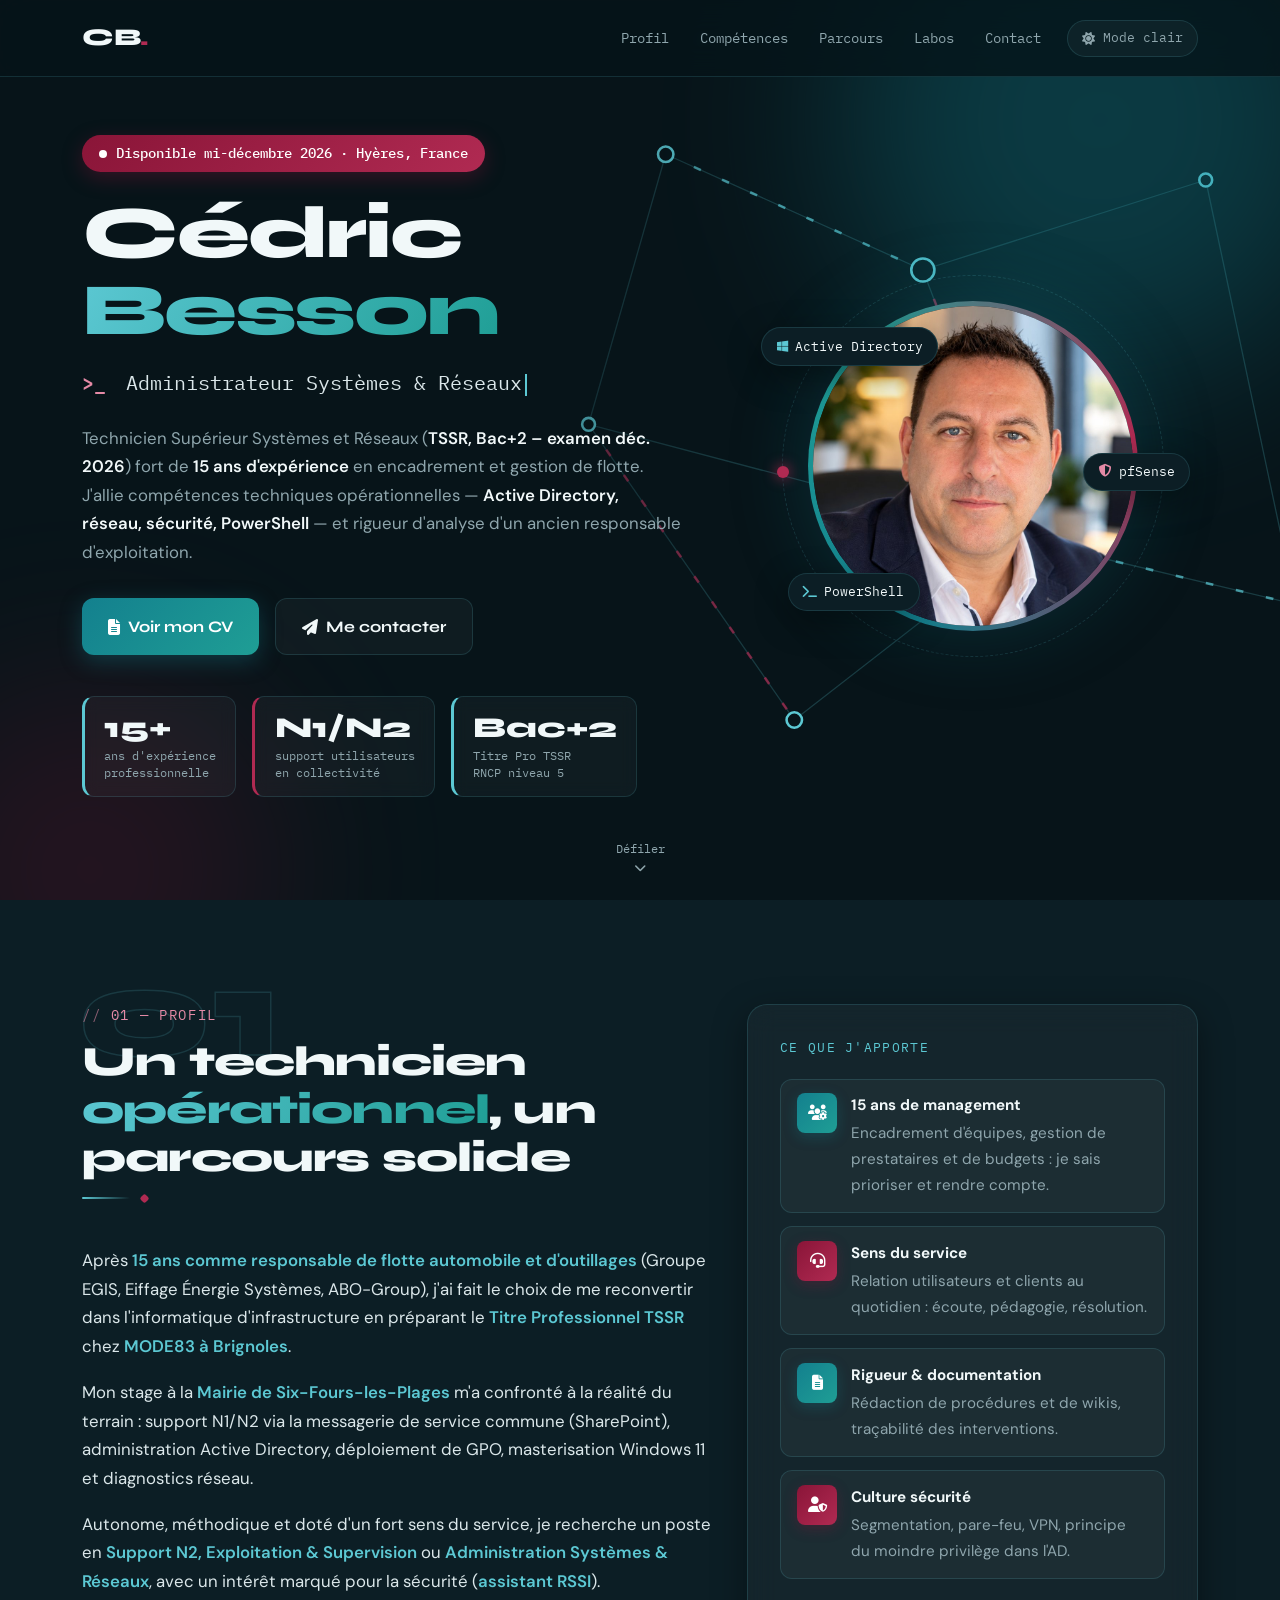
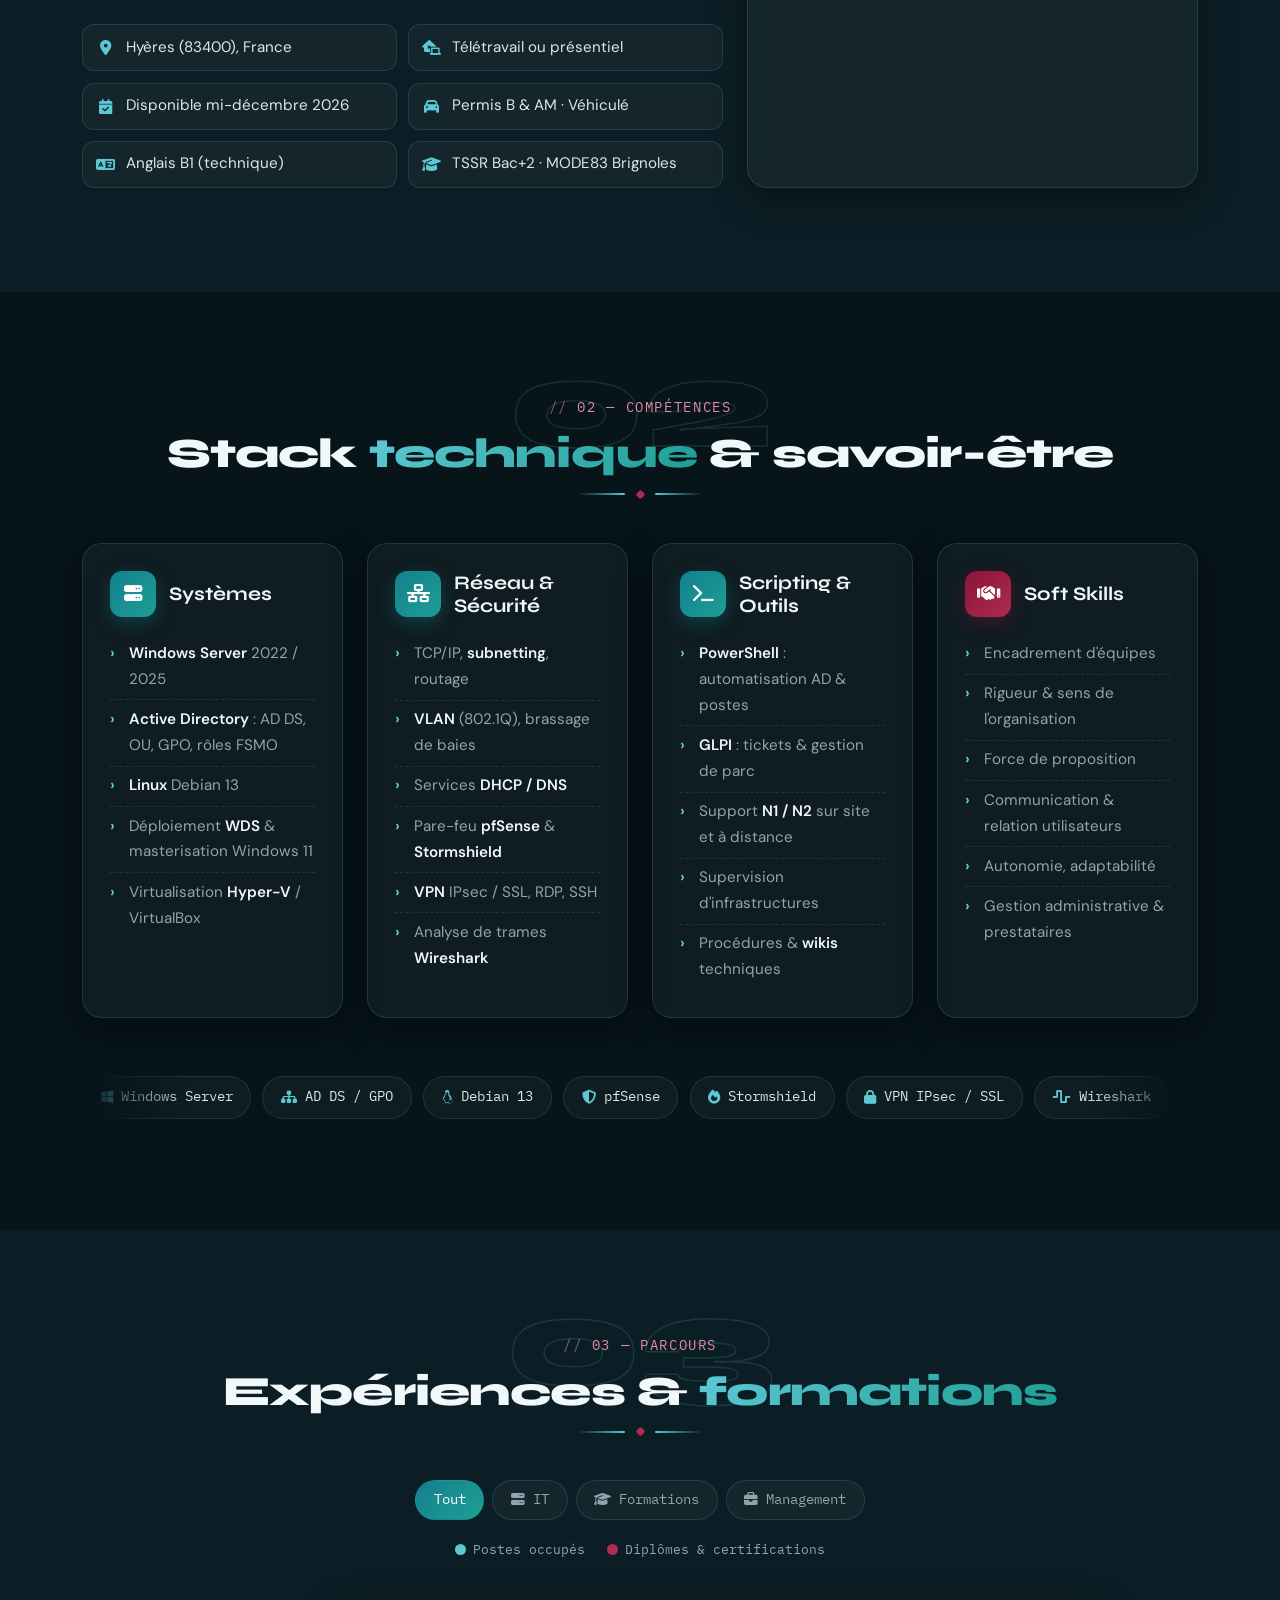
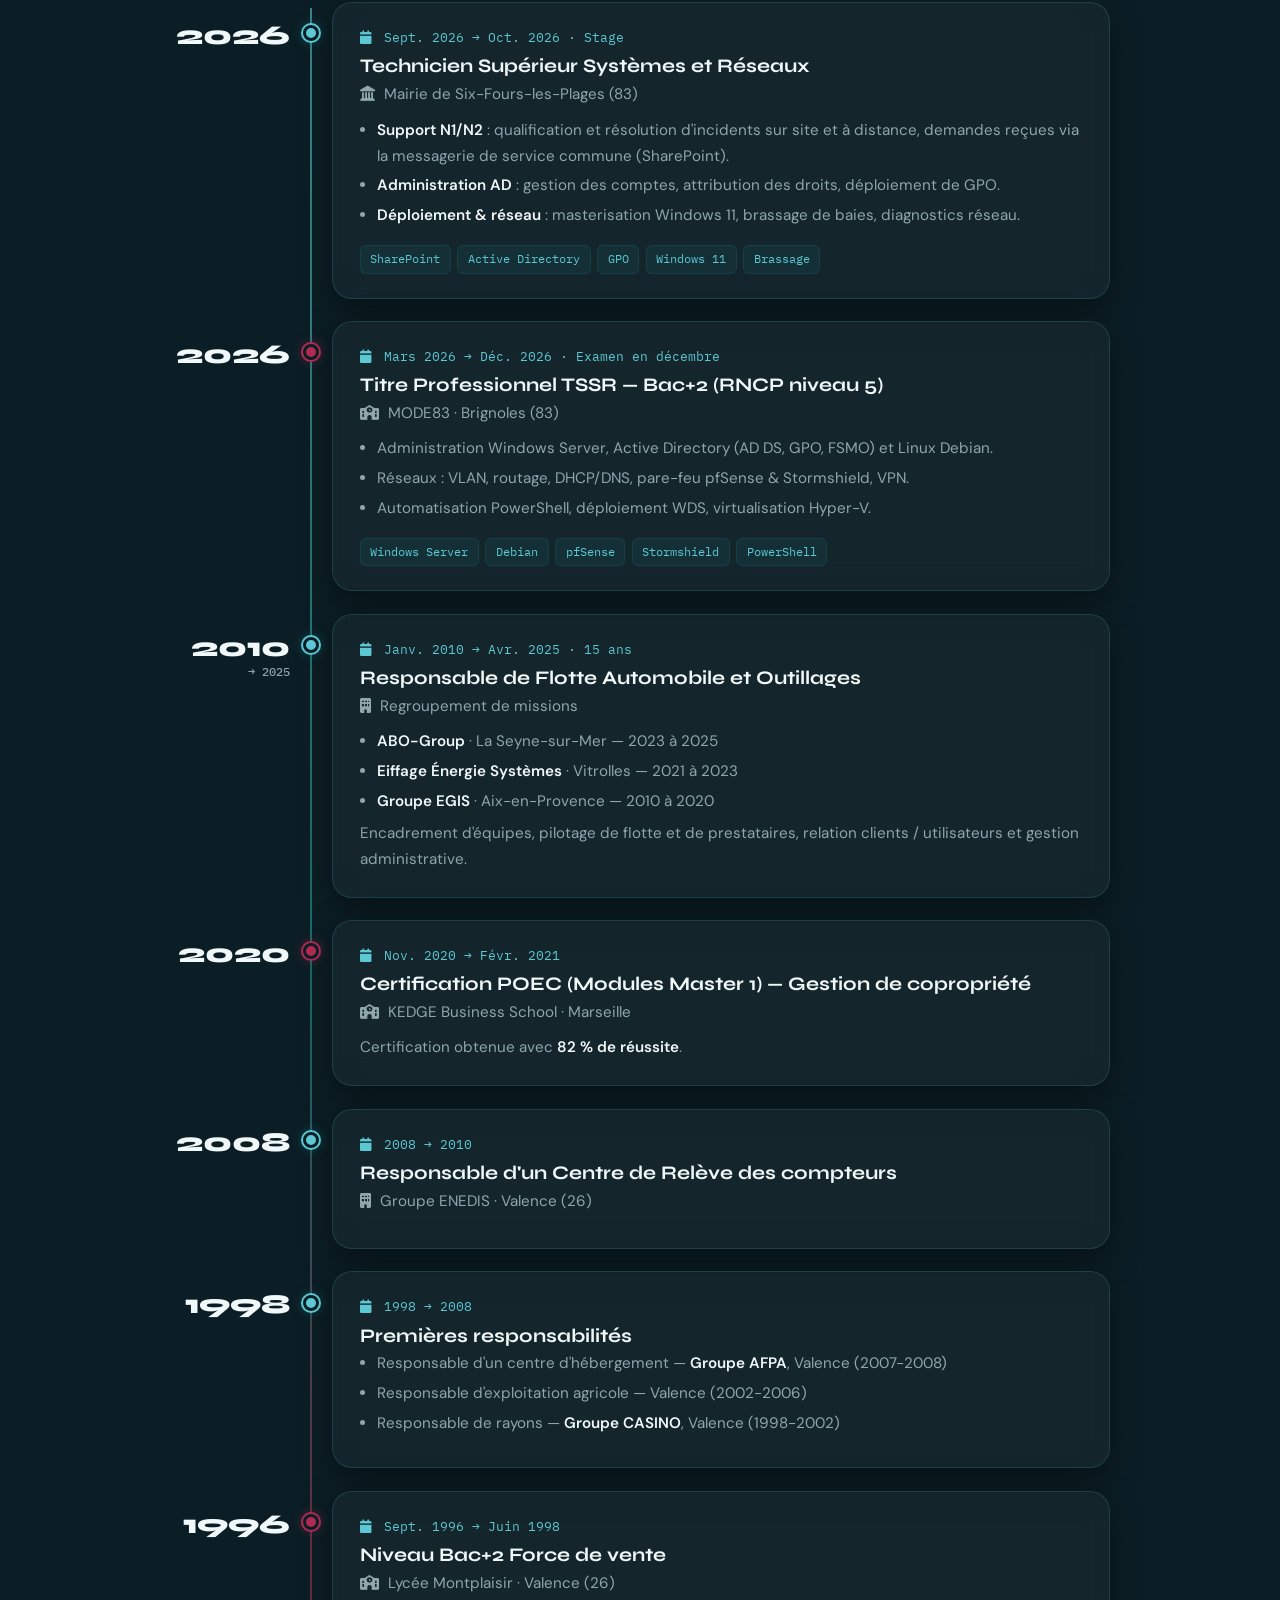
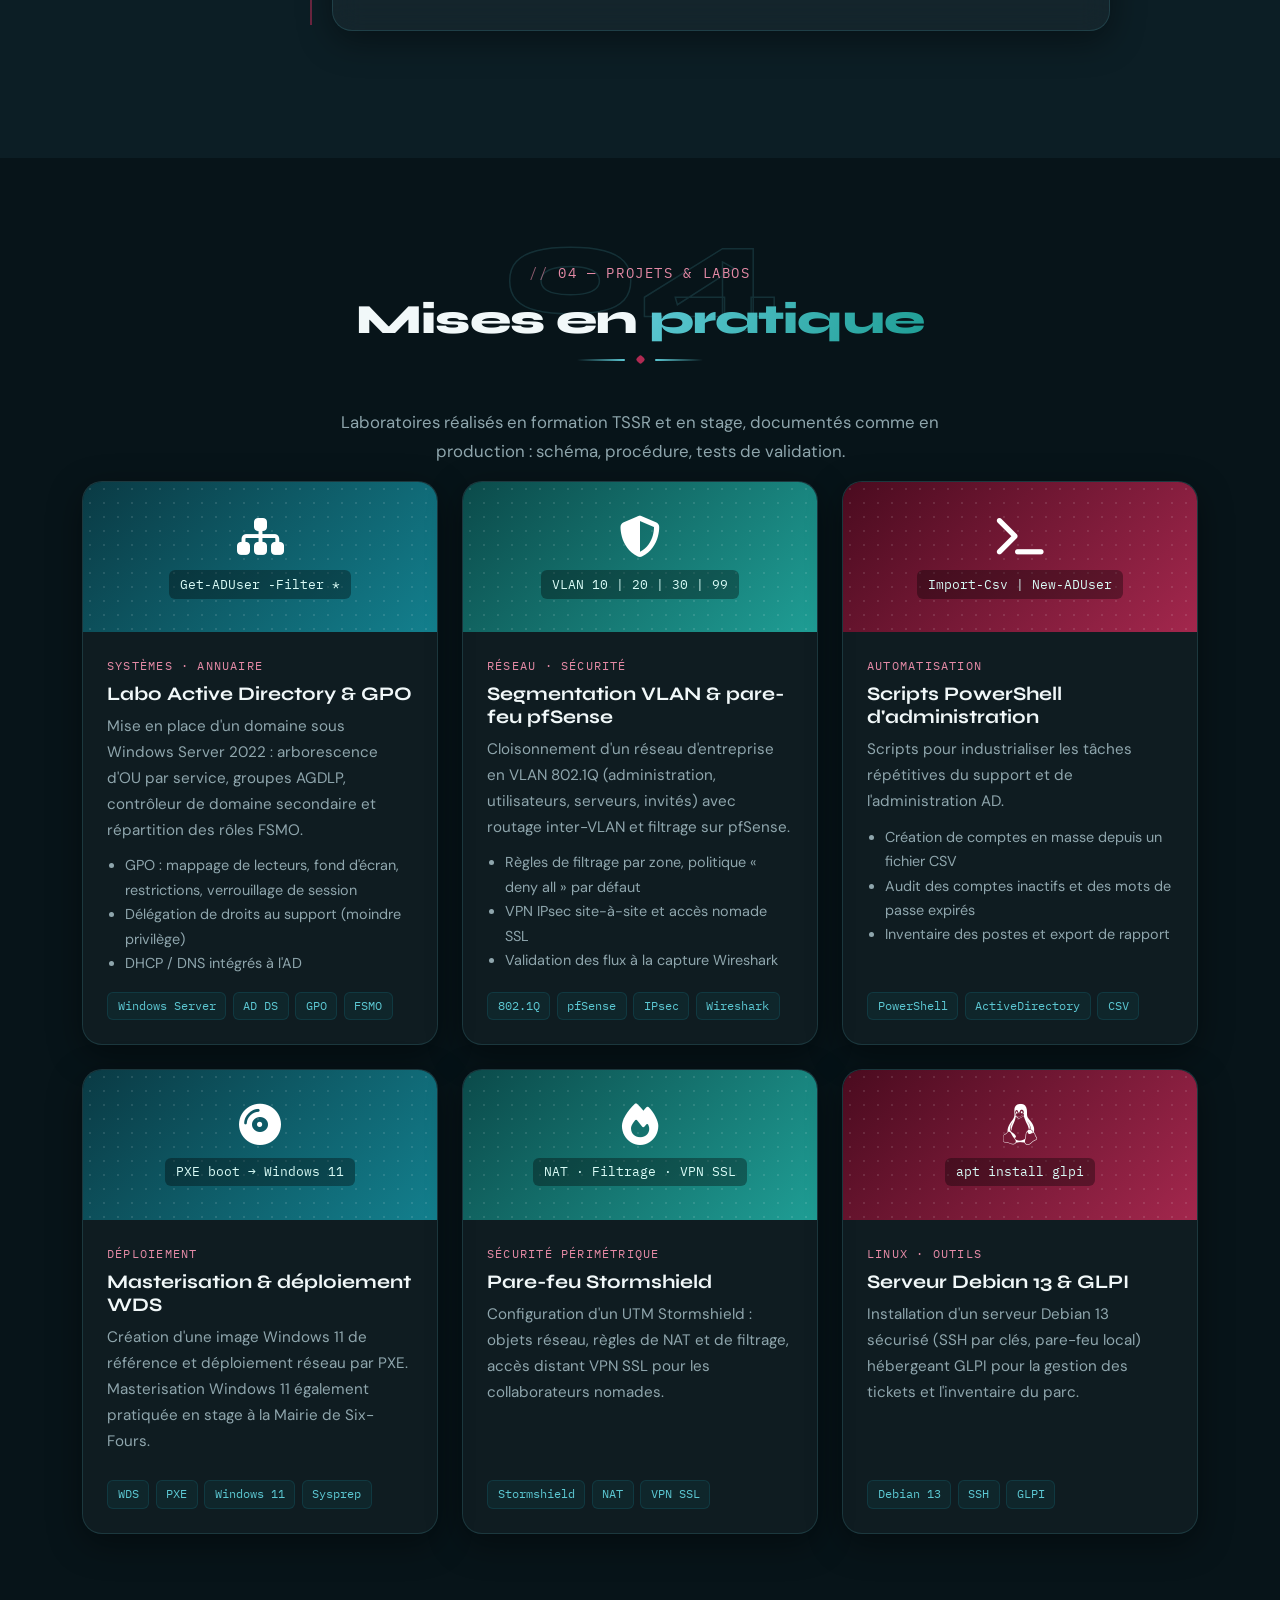
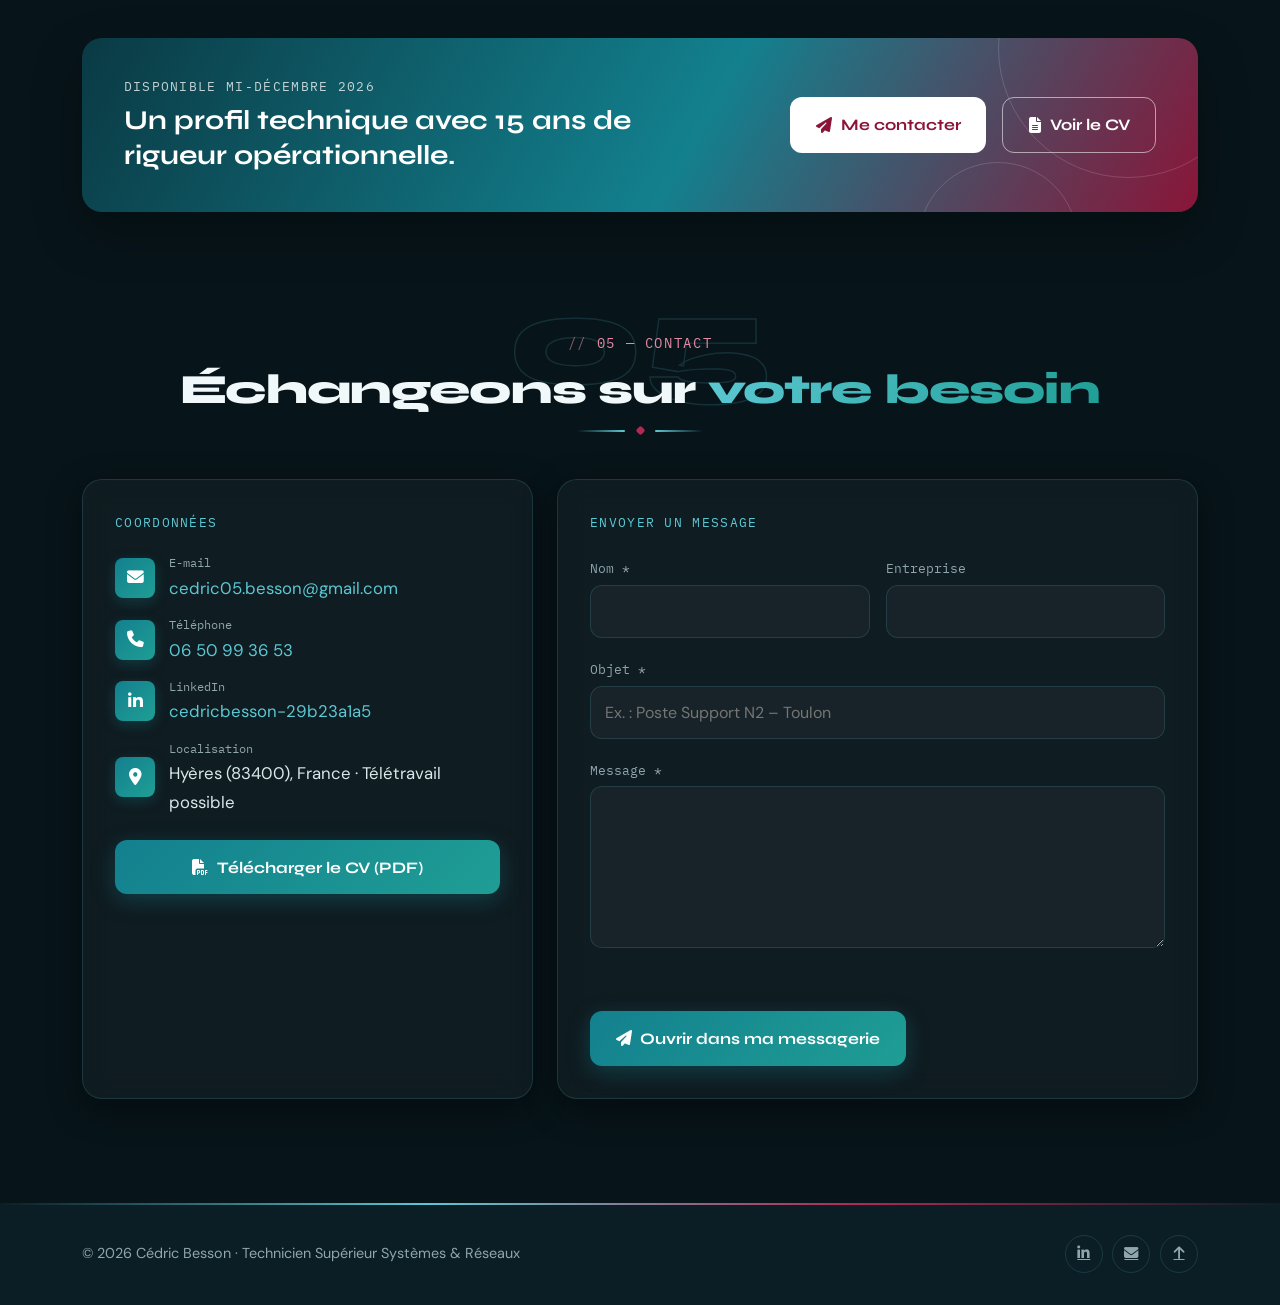
<file: index.html>
<!DOCTYPE html>
<!--
  ============================================================
  PORTFOLIO — Cédric BESSON · Technicien Supérieur Systèmes & Réseaux
  ------------------------------------------------------------
  Structure du site (3 fichiers) :
    • index.html  → contenu (ce fichier)
    • style.css   → mise en forme, thèmes clair/sombre, responsive
    • script.js   → interactions (thème, menu, animations, filtres)
  Ancienne version du cours conservée dans : index-original.html
  Le CV est disponible en version web (cv.html + cv.css) et en PDF (ressources/CV_Cedric_BESSON_TSSR.pdf,
  généré à partir de cv.html : ouvrir cv.html → Ctrl + P → « Enregistrer au format PDF »).
  ============================================================
-->
<html lang="fr" data-theme="dark">
<head>
  <meta charset="UTF-8" />
  <meta name="viewport" content="width=device-width, initial-scale=1.0" />

  <!-- ===== SEO ===== -->
  <meta name="description" content="Portfolio de Cédric Besson – Technicien Supérieur Systèmes et Réseaux (TSSR). Administration Windows Server / Active Directory, réseaux & sécurité (VLAN, pfSense, Stormshield, VPN), PowerShell. Recherche un poste en Support N2, Exploitation & Supervision dans le Var ou en télétravail." />
  <meta name="keywords" content="TSSR, administrateur systèmes et réseaux, support N2, exploitation, supervision, assistant RSSI, Active Directory, GPO, Windows Server, pfSense, Stormshield, PowerShell, Var, Toulon, Hyères" />
  <meta name="author" content="Cédric Besson" />
  <meta name="robots" content="index, follow" />
  <meta name="theme-color" content="#071419" />

  <!-- ===== Polices (Google Fonts) ===== -->
  <link rel="preconnect" href="https://fonts.googleapis.com" />
  <link rel="preconnect" href="https://fonts.gstatic.com" crossorigin />
  <link href="https://fonts.googleapis.com/css2?family=Syne:wght@600;700;800&family=IBM+Plex+Mono:wght@400;500;600&family=DM+Sans:wght@400;500;700&display=swap" rel="stylesheet" />

  <!-- ===== Bibliothèques : Bootstrap (grille + menu mobile) & Font Awesome (icônes) ===== -->
  <link rel="stylesheet" href="https://cdn.jsdelivr.net/npm/bootstrap@5.3.0/dist/css/bootstrap.min.css" />
  <link rel="stylesheet" href="https://cdnjs.cloudflare.com/ajax/libs/font-awesome/6.4.0/css/all.min.css" />

  <!-- ===== Feuille de style personnelle (toujours APRÈS Bootstrap pour pouvoir le surcharger) ===== -->
  <link rel="stylesheet" href="style.css" />

  <!-- ===== Favicons ===== -->
  <link rel="icon" type="image/png" sizes="32x32" href="images/favicon-32x32.png" />
  <link rel="icon" type="image/png" sizes="192x192" href="images/favicon-192x192.png" />
  <link rel="apple-touch-icon" sizes="180x180" href="images/apple-touch-icon.png" />

  <title>Cédric Besson | Technicien Systèmes &amp; Réseaux (TSSR)</title>
</head>

<body>
  <!-- Lien d'évitement (accessibilité clavier) -->
  <a href="#main-content" class="skip-link">Passer au contenu principal</a>
  <!-- Barre de progression de lecture (alimentée par script.js) -->
  <div id="read-progress" aria-hidden="true"></div>

  <!-- ============================================================
       NAVIGATION
       ============================================================ -->
  <header>
    <nav id="mainNav" class="navbar navbar-expand-lg" aria-label="Navigation principale">
      <div class="container">
        <a class="nav-brand navbar-brand" href="#hero" aria-label="Cédric Besson – Retour en haut">CB<span>.</span></a>

        <button class="navbar-toggler" type="button"
          data-bs-toggle="collapse" data-bs-target="#navContent"
          aria-controls="navContent" aria-expanded="false" aria-label="Ouvrir le menu">
          <i class="fas fa-bars" aria-hidden="true"></i>
        </button>

        <div class="collapse navbar-collapse" id="navContent">
          <ul class="navbar-nav ms-auto align-items-lg-center gap-lg-1">
            <li class="nav-item"><a class="nav-link" href="#about">Profil</a></li>
            <li class="nav-item"><a class="nav-link" href="#skills">Compétences</a></li>
            <li class="nav-item"><a class="nav-link" href="#parcours">Parcours</a></li>
            <li class="nav-item"><a class="nav-link" href="#projects">Labos</a></li>
            <li class="nav-item"><a class="nav-link" href="#contact">Contact</a></li>
          </ul>
          <!-- Bouton de changement de thème (géré par script.js) -->
          <button id="themeToggle" type="button" aria-label="Basculer le thème clair / sombre">
            <i class="fas fa-sun" id="themeIcon" aria-hidden="true"></i>
            <span id="themeLabel">Mode clair</span>
          </button>
        </div>
      </div>
    </nav>
  </header>

  <main id="main-content">

    <!-- ============================================================
         01 · HERO / PRÉSENTATION
         ============================================================ -->
    <section id="hero" aria-labelledby="hero-title">
      <!-- Décor : schéma réseau animé (purement décoratif). Les traits .net-flow
           simulent un flux de données ; pour le retirer, supprimer tout le <svg>. -->
      <svg class="hero-network" viewBox="0 0 1200 700" preserveAspectRatio="xMidYMid slice" aria-hidden="true" focusable="false">
        <g class="net-lines">
          <line x1="620" y1="120" x2="820" y2="210" /><line x1="820" y1="210" x2="1040" y2="140" />
          <line x1="820" y1="210" x2="900" y2="420" /><line x1="900" y1="420" x2="1110" y2="470" />
          <line x1="900" y1="420" x2="720" y2="560" /><line x1="620" y1="120" x2="560" y2="330" />
          <line x1="560" y1="330" x2="720" y2="560" /><line x1="1040" y1="140" x2="1110" y2="470" />
          <line x1="560" y1="330" x2="900" y2="420" />
        </g>
        <g class="net-flow">
          <line x1="620" y1="120" x2="820" y2="210" /><line x1="820" y1="210" x2="900" y2="420" />
          <line x1="900" y1="420" x2="1110" y2="470" /><line x1="560" y1="330" x2="720" y2="560" />
        </g>
        <g class="net-nodes">
          <circle cx="620" cy="120" r="6" /><circle cx="820" cy="210" r="9" /><circle cx="1040" cy="140" r="5" />
          <circle cx="900" cy="420" r="8" /><circle cx="1110" cy="470" r="5" /><circle cx="720" cy="560" r="6" />
          <circle cx="560" cy="330" r="5" />
        </g>
      </svg>
      <div class="hero-blob blob-1" aria-hidden="true"></div>
      <div class="hero-blob blob-2" aria-hidden="true"></div>

      <div class="container">
        <div class="row align-items-center gy-5">

          <div class="col-lg-7">
            <!-- Badge de disponibilité : à mettre à jour selon ta situation -->
            <p class="status-badge">
              <span class="status-dot" aria-hidden="true"></span>
              Disponible mi-décembre 2026 · Hyères, France
            </p>

            <h1 id="hero-title" class="hero-title">Cédric <span class="accent">Besson</span></h1>

            <!-- Texte tournant : la liste des postes est définie dans script.js (ROLES) -->
            <p class="hero-subtitle">
              <span class="prompt" aria-hidden="true">&gt;_</span>
              <span id="typed-role">Administrateur Systèmes &amp; Réseaux</span><span class="typing-cursor" aria-hidden="true"></span>
            </p>

            <p class="hero-desc">
              Technicien Supérieur Systèmes et Réseaux (<strong>TSSR, Bac+2 – examen déc. 2026</strong>)
              fort de <strong>15 ans d'expérience</strong> en encadrement et gestion de flotte.
              J'allie compétences techniques opérationnelles — <strong>Active Directory, réseau,
              sécurité, PowerShell</strong> — et rigueur d'analyse d'un ancien responsable d'exploitation.
            </p>

            <div class="d-flex flex-wrap gap-3">
              <!-- Ouvre le CV en ligne (cv.html) ; le PDF se télécharge depuis cette page -->
              <a href="cv.html" class="btn-main" target="_blank" rel="noopener">
                <i class="fas fa-file-lines" aria-hidden="true"></i> Voir mon CV
              </a>
              <a href="#contact" class="btn-ghost">
                <i class="fas fa-paper-plane" aria-hidden="true"></i> Me contacter
              </a>
            </div>

            <!-- Chiffres clés (animés par script.js via data-target) -->
            <ul class="hero-stats" aria-label="Chiffres clés">
              <li><span class="stat-val"><span class="counter" data-target="15">15</span>+</span><span class="stat-lbl">ans d'expérience<br>professionnelle</span></li>
              <li><span class="stat-val">N1/N2</span><span class="stat-lbl">support utilisateurs<br>en collectivité</span></li>
              <li><span class="stat-val">Bac+<span class="counter" data-target="2">2</span></span><span class="stat-lbl">Titre Pro TSSR<br>RNCP niveau 5</span></li>
            </ul>
          </div>

          <!-- Avatar : pour mettre ta photo, remplace <span class="avatar-initials"> par
               <img src="images/photo.jpg" alt="Photo de Cédric Besson" class="avatar-photo"> -->
          <div class="col-lg-5 d-flex justify-content-center">
            <div class="hero-avatar-ring reveal reveal-right">
              <span class="orbit" aria-hidden="true"><span class="orbit-dot"></span></span>
              <div class="hero-avatar">
                <!-- Photo : images/photo.jpg (pour la changer, remplacer ce fichier) -->
                <img src="images/photo.jpg" alt="Photo de Cédric Besson" class="avatar-photo" width="330" height="330" />
              </div>
              <span class="floating-chip chip-1" aria-hidden="true"><i class="fab fa-windows"></i> Active Directory</span>
              <span class="floating-chip chip-2" aria-hidden="true"><i class="fas fa-shield-halved"></i> pfSense</span>
              <span class="floating-chip chip-3" aria-hidden="true"><i class="fas fa-terminal"></i> PowerShell</span>
            </div>
          </div>
        </div>
      </div>

      <a href="#about" class="scroll-indicator" aria-label="Défiler vers le profil">
        <span>Défiler</span><i class="fas fa-chevron-down" aria-hidden="true"></i>
      </a>
    </section>

    <!-- ============================================================
         02 · PROFIL
         ============================================================ -->
    <section id="about" aria-labelledby="about-title">
      <div class="container">
        <div class="row gy-5">

          <div class="col-lg-7 reveal">
            <!-- data-num : grand numéro décoratif affiché en filigrane derrière le titre -->
            <div class="section-head section-head--left" data-num="01">
              <p class="section-label">01 — Profil</p>
              <h2 id="about-title" class="section-title">Un technicien <span class="accent">opérationnel</span>, un parcours solide</h2>
            </div>
            <div class="section-divider" aria-hidden="true"><span class="line"></span><span class="dot"></span></div>

            <div class="about-text">
              <p>
                Après <strong>15 ans comme responsable de flotte automobile et d'outillages</strong>
                (Groupe EGIS, Eiffage Énergie Systèmes, ABO-Group), j'ai fait le choix de me
                reconvertir dans l'informatique d'infrastructure en préparant le
                <strong>Titre Professionnel TSSR</strong> chez <strong>MODE83 à Brignoles</strong>.
              </p>
              <p>
                Mon stage à la <strong>Mairie de Six-Fours-les-Plages</strong> m'a confronté à la
                réalité du terrain : support N1/N2 via la messagerie de service commune (SharePoint),
                administration Active Directory,
                déploiement de GPO, masterisation Windows 11 et diagnostics réseau.
              </p>
              <p>
                Autonome, méthodique et doté d'un fort sens du service, je recherche un poste en
                <strong>Support N2, Exploitation &amp; Supervision</strong> ou
                <strong>Administration Systèmes &amp; Réseaux</strong>, avec un intérêt marqué pour la
                sécurité (<strong>assistant RSSI</strong>).
              </p>
            </div>

            <ul class="about-info-grid" aria-label="Informations pratiques">
              <li><i class="fas fa-location-dot" aria-hidden="true"></i>Hyères (83400), France</li>
              <li><i class="fas fa-laptop-house" aria-hidden="true"></i>Télétravail ou présentiel</li>
              <li><i class="fas fa-calendar-check" aria-hidden="true"></i>Disponible mi-décembre 2026</li>
              <li><i class="fas fa-car" aria-hidden="true"></i>Permis B &amp; AM · Véhiculé</li>
              <li><i class="fas fa-language" aria-hidden="true"></i>Anglais B1 (technique)</li>
              <li><i class="fas fa-graduation-cap" aria-hidden="true"></i>TSSR Bac+2 · MODE83 Brignoles</li>
            </ul>
          </div>

          <div class="col-lg-5 reveal reveal-right">
            <div class="glass-card h-100">
              <p class="card-kicker">Ce que j'apporte</p>
              <ul class="motive-list">
                <li>
                  <span class="ico" aria-hidden="true"><i class="fas fa-users-gear"></i></span>
                  <div><strong>15 ans de management</strong>Encadrement d'équipes, gestion de prestataires et de budgets : je sais prioriser et rendre compte.</div>
                </li>
                <li>
                  <span class="ico" aria-hidden="true"><i class="fas fa-headset"></i></span>
                  <div><strong>Sens du service</strong>Relation utilisateurs et clients au quotidien : écoute, pédagogie, résolution.</div>
                </li>
                <li>
                  <span class="ico" aria-hidden="true"><i class="fas fa-file-lines"></i></span>
                  <div><strong>Rigueur &amp; documentation</strong>Rédaction de procédures et de wikis, traçabilité des interventions.</div>
                </li>
                <li>
                  <span class="ico" aria-hidden="true"><i class="fas fa-user-shield"></i></span>
                  <div><strong>Culture sécurité</strong>Segmentation, pare-feu, VPN, principe du moindre privilège dans l'AD.</div>
                </li>
              </ul>
            </div>
          </div>
        </div>
      </div>
    </section>

    <!-- ============================================================
         03 · COMPÉTENCES
         Pour ajouter une compétence : copier une ligne <li> dans le bloc voulu.
         ============================================================ -->
    <section id="skills" aria-labelledby="skills-title">
      <div class="container">
        <div class="text-center section-head reveal" data-num="02">
          <p class="section-label justify-content-center">02 — Compétences</p>
          <h2 id="skills-title" class="section-title">Stack <span class="accent">technique</span> &amp; savoir-être</h2>
          <div class="section-divider justify-content-center" aria-hidden="true"><span class="line"></span><span class="dot"></span><span class="line line-rev"></span></div>
        </div>

        <div class="row g-4">
          <!-- Bloc : Systèmes -->
          <div class="col-md-6 col-xl-3 reveal">
            <article class="skill-block">
              <div class="skill-block-head">
                <span class="skill-ico" aria-hidden="true"><i class="fas fa-server"></i></span>
                <h3>Systèmes</h3>
              </div>
              <ul class="skill-list">
                <li><strong>Windows Server</strong> 2022 / 2025</li>
                <li><strong>Active Directory</strong> : AD DS, OU, GPO, rôles FSMO</li>
                <li><strong>Linux</strong> Debian 13</li>
                <li>Déploiement <strong>WDS</strong> &amp; masterisation Windows 11</li>
                <li>Virtualisation <strong>Hyper-V</strong> / VirtualBox</li>
              </ul>
            </article>
          </div>

          <!-- Bloc : Réseau & Sécurité -->
          <div class="col-md-6 col-xl-3 reveal" style="transition-delay:.08s">
            <article class="skill-block">
              <div class="skill-block-head">
                <span class="skill-ico" aria-hidden="true"><i class="fas fa-network-wired"></i></span>
                <h3>Réseau &amp; Sécurité</h3>
              </div>
              <ul class="skill-list">
                <li>TCP/IP, <strong>subnetting</strong>, routage</li>
                <li><strong>VLAN</strong> (802.1Q), brassage de baies</li>
                <li>Services <strong>DHCP / DNS</strong></li>
                <li>Pare-feu <strong>pfSense</strong> &amp; <strong>Stormshield</strong></li>
                <li><strong>VPN</strong> IPsec / SSL, RDP, SSH</li>
                <li>Analyse de trames <strong>Wireshark</strong></li>
              </ul>
            </article>
          </div>

          <!-- Bloc : Scripting & Outils -->
          <div class="col-md-6 col-xl-3 reveal" style="transition-delay:.16s">
            <article class="skill-block">
              <div class="skill-block-head">
                <span class="skill-ico" aria-hidden="true"><i class="fas fa-terminal"></i></span>
                <h3>Scripting &amp; Outils</h3>
              </div>
              <ul class="skill-list">
                <li><strong>PowerShell</strong> : automatisation AD &amp; postes</li>
                <li><strong>GLPI</strong> : tickets &amp; gestion de parc</li>
                <li>Support <strong>N1 / N2</strong> sur site et à distance</li>
                <li>Supervision d'infrastructures</li>
                <li>Procédures &amp; <strong>wikis</strong> techniques</li>
              </ul>
            </article>
          </div>

          <!-- Bloc : Soft Skills -->
          <div class="col-md-6 col-xl-3 reveal" style="transition-delay:.24s">
            <article class="skill-block">
              <div class="skill-block-head">
                <span class="skill-ico" aria-hidden="true"><i class="fas fa-handshake"></i></span>
                <h3>Soft Skills</h3>
              </div>
              <ul class="skill-list">
                <li>Encadrement d'équipes</li>
                <li>Rigueur &amp; sens de l'organisation</li>
                <li>Force de proposition</li>
                <li>Communication &amp; relation utilisateurs</li>
                <li>Autonomie, adaptabilité</li>
                <li>Gestion administrative &amp; prestataires</li>
              </ul>
            </article>
          </div>
        </div>

        <!-- Nuage de technologies -->
        <!-- Bandeau défilant : la liste est dupliquée automatiquement par script.js
             pour obtenir une boucle continue. Il suffit d'ajouter / retirer des <li>. -->
        <div class="marquee reveal">
        <ul class="marquee-track" aria-label="Technologies utilisées">
          <li><i class="fab fa-windows" aria-hidden="true"></i>Windows Server</li>
          <li><i class="fas fa-sitemap" aria-hidden="true"></i>AD DS / GPO</li>
          <li><i class="fab fa-linux" aria-hidden="true"></i>Debian 13</li>
          <li><i class="fas fa-shield-halved" aria-hidden="true"></i>pfSense</li>
          <li><i class="fas fa-fire" aria-hidden="true"></i>Stormshield</li>
          <li><i class="fas fa-lock" aria-hidden="true"></i>VPN IPsec / SSL</li>
          <li><i class="fas fa-wave-square" aria-hidden="true"></i>Wireshark</li>
          <li><i class="fas fa-terminal" aria-hidden="true"></i>PowerShell</li>
          <li><i class="fas fa-ticket" aria-hidden="true"></i>GLPI</li>
          <li><i class="fas fa-layer-group" aria-hidden="true"></i>Hyper-V</li>
          <li><i class="fas fa-cube" aria-hidden="true"></i>VirtualBox</li>
          <li><i class="fas fa-compact-disc" aria-hidden="true"></i>WDS</li>
          <li><i class="fas fa-share-nodes" aria-hidden="true"></i>SharePoint</li>
        </ul>
        </div>
      </div>
    </section>

    <!-- ============================================================
         04 · PARCOURS (timeline filtrable)
         Chaque <article> porte data-cat="it" | "management" | "formation"
         utilisé par les boutons de filtre (script.js).
         ============================================================ -->
    <section id="parcours" aria-labelledby="parcours-title">
      <div class="container">
        <div class="text-center section-head reveal" data-num="03">
          <p class="section-label justify-content-center">03 — Parcours</p>
          <h2 id="parcours-title" class="section-title">Expériences &amp; <span class="accent">formations</span></h2>
          <div class="section-divider justify-content-center" aria-hidden="true"><span class="line"></span><span class="dot"></span><span class="line line-rev"></span></div>
        </div>

        <!-- Boutons de filtre -->
        <div class="filter-bar reveal" role="group" aria-label="Filtrer le parcours">
          <button type="button" class="filter-btn is-active" data-filter="all" aria-pressed="true">Tout</button>
          <button type="button" class="filter-btn" data-filter="it" aria-pressed="false"><i class="fas fa-server" aria-hidden="true"></i> IT</button>
          <button type="button" class="filter-btn" data-filter="formation" aria-pressed="false"><i class="fas fa-graduation-cap" aria-hidden="true"></i> Formations</button>
          <button type="button" class="filter-btn" data-filter="management" aria-pressed="false"><i class="fas fa-briefcase" aria-hidden="true"></i> Management</button>
        </div>

        <!-- Légende du code couleur des pastilles -->
        <p class="timeline-legend reveal">
          <span><i class="legend-job" aria-hidden="true"></i>Postes occupés</span>
          <span><i class="legend-cert" aria-hidden="true"></i>Diplômes &amp; certifications</span>
        </p>

        <div class="timeline">

          <!-- Stage TSSR -->
          <article class="timeline-item reveal" data-cat="it">
            <span class="timeline-dot dot-it" aria-hidden="true"></span>
            <span class="timeline-year" aria-hidden="true">2026</span>
            <div class="glass-card">
              <p class="timeline-date"><i class="fas fa-calendar" aria-hidden="true"></i> Sept. 2026 → Oct. 2026 · Stage</p>
              <h3 class="timeline-title">Technicien Supérieur Systèmes et Réseaux</h3>
              <p class="timeline-company"><i class="fas fa-landmark" aria-hidden="true"></i> Mairie de Six-Fours-les-Plages (83)</p>
              <ul class="timeline-points">
                <li><strong>Support N1/N2</strong> : qualification et résolution d'incidents sur site et à distance, demandes reçues via la messagerie de service commune (SharePoint).</li>
                <li><strong>Administration AD</strong> : gestion des comptes, attribution des droits, déploiement de GPO.</li>
                <li><strong>Déploiement &amp; réseau</strong> : masterisation Windows 11, brassage de baies, diagnostics réseau.</li>
              </ul>
              <div class="tags"><span>SharePoint</span><span>Active Directory</span><span>GPO</span><span>Windows 11</span><span>Brassage</span></div>
            </div>
          </article>

          <!-- Formation TSSR -->
          <article class="timeline-item reveal" data-cat="formation it">
            <span class="timeline-dot dot-formation" aria-hidden="true"></span>
            <span class="timeline-year" aria-hidden="true">2026</span>
            <div class="glass-card">
              <p class="timeline-date"><i class="fas fa-calendar" aria-hidden="true"></i> Mars 2026 → Déc. 2026 · Examen en décembre</p>
              <h3 class="timeline-title">Titre Professionnel TSSR — Bac+2 (RNCP niveau 5)</h3>
              <p class="timeline-company"><i class="fas fa-school" aria-hidden="true"></i> MODE83 · Brignoles (83)</p>
              <ul class="timeline-points">
                <li>Administration Windows Server, Active Directory (AD DS, GPO, FSMO) et Linux Debian.</li>
                <li>Réseaux : VLAN, routage, DHCP/DNS, pare-feu pfSense &amp; Stormshield, VPN.</li>
                <li>Automatisation PowerShell, déploiement WDS, virtualisation Hyper-V.</li>
              </ul>
              <div class="tags"><span>Windows Server</span><span>Debian</span><span>pfSense</span><span>Stormshield</span><span>PowerShell</span></div>
            </div>
          </article>

          <!-- Responsable de flotte -->
          <article class="timeline-item reveal" data-cat="management">
            <span class="timeline-dot dot-management" aria-hidden="true"></span>
            <span class="timeline-year" aria-hidden="true">2010<small>→ 2025</small></span>
            <div class="glass-card">
              <p class="timeline-date"><i class="fas fa-calendar" aria-hidden="true"></i> Janv. 2010 → Avr. 2025 · 15 ans</p>
              <h3 class="timeline-title">Responsable de Flotte Automobile et Outillages</h3>
              <p class="timeline-company"><i class="fas fa-building" aria-hidden="true"></i> Regroupement de missions</p>
              <ul class="timeline-points">
                <li><strong>ABO-Group</strong> · La Seyne-sur-Mer — 2023 à 2025</li>
                <li><strong>Eiffage Énergie Systèmes</strong> · Vitrolles — 2021 à 2023</li>
                <li><strong>Groupe EGIS</strong> · Aix-en-Provence — 2010 à 2020</li>
              </ul>
              <p class="timeline-desc">Encadrement d'équipes, pilotage de flotte et de prestataires, relation clients / utilisateurs et gestion administrative.</p>
            </div>
          </article>

          <!-- Formation POEC -->
          <article class="timeline-item reveal" data-cat="formation">
            <span class="timeline-dot dot-formation" aria-hidden="true"></span>
            <span class="timeline-year" aria-hidden="true">2020</span>
            <div class="glass-card">
              <p class="timeline-date"><i class="fas fa-calendar" aria-hidden="true"></i> Nov. 2020 → Févr. 2021</p>
              <h3 class="timeline-title">Certification POEC (Modules Master 1) — Gestion de copropriété</h3>
              <p class="timeline-company"><i class="fas fa-school" aria-hidden="true"></i> KEDGE Business School · Marseille</p>
              <p class="timeline-desc">Certification obtenue avec <strong>82 % de réussite</strong>.</p>
            </div>
          </article>

          <!-- ENEDIS -->
          <article class="timeline-item reveal" data-cat="management">
            <span class="timeline-dot dot-management" aria-hidden="true"></span>
            <span class="timeline-year" aria-hidden="true">2008</span>
            <div class="glass-card">
              <p class="timeline-date"><i class="fas fa-calendar" aria-hidden="true"></i> 2008 → 2010</p>
              <h3 class="timeline-title">Responsable d'un Centre de Relève des compteurs</h3>
              <p class="timeline-company"><i class="fas fa-building" aria-hidden="true"></i> Groupe ENEDIS · Valence (26)</p>
            </div>
          </article>

          <!-- Postes antérieurs regroupés pour alléger la timeline -->
          <article class="timeline-item reveal" data-cat="management">
            <span class="timeline-dot dot-management" aria-hidden="true"></span>
            <span class="timeline-year" aria-hidden="true">1998</span>
            <div class="glass-card">
              <p class="timeline-date"><i class="fas fa-calendar" aria-hidden="true"></i> 1998 → 2008</p>
              <h3 class="timeline-title">Premières responsabilités</h3>
              <ul class="timeline-points">
                <li>Responsable d'un centre d'hébergement — <strong>Groupe AFPA</strong>, Valence (2007-2008)</li>
                <li>Responsable d'exploitation agricole — Valence (2002-2006)</li>
                <li>Responsable de rayons — <strong>Groupe CASINO</strong>, Valence (1998-2002)</li>
              </ul>
            </div>
          </article>

          <!-- Bac+2 -->
          <article class="timeline-item reveal" data-cat="formation">
            <span class="timeline-dot dot-formation" aria-hidden="true"></span>
            <span class="timeline-year" aria-hidden="true">1996</span>
            <div class="glass-card">
              <p class="timeline-date"><i class="fas fa-calendar" aria-hidden="true"></i> Sept. 1996 → Juin 1998</p>
              <h3 class="timeline-title">Niveau Bac+2 Force de vente</h3>
              <p class="timeline-company"><i class="fas fa-school" aria-hidden="true"></i> Lycée Montplaisir · Valence (26)</p>
            </div>
          </article>

        </div>
      </div>
    </section>

    <!-- ============================================================
         05 · PROJETS / LABOS
         Pour ajouter un labo : dupliquer un bloc <div class="col-…"> complet.
         Les liens « Voir la doc » sont à remplacer par tes vrais liens (GitHub, PDF…).
         ============================================================ -->
    <section id="projects" aria-labelledby="proj-title">
      <div class="container">
        <div class="text-center section-head reveal" data-num="04">
          <p class="section-label justify-content-center">04 — Projets &amp; Labos</p>
          <h2 id="proj-title" class="section-title">Mises en <span class="accent">pratique</span></h2>
          <div class="section-divider justify-content-center" aria-hidden="true"><span class="line"></span><span class="dot"></span><span class="line line-rev"></span></div>
          <p class="section-desc mx-auto">Laboratoires réalisés en formation TSSR et en stage, documentés comme en production : schéma, procédure, tests de validation.</p>
        </div>

        <div class="row g-4">

          <!-- Labo 1 : AD / GPO -->
          <div class="col-md-6 col-xl-4 reveal">
            <article class="project-card">
              <div class="project-visual pv-blue" aria-hidden="true">
                <i class="fas fa-sitemap"></i>
                <code>Get-ADUser -Filter *</code>
              </div>
              <div class="project-body">
                <p class="project-category">Systèmes · Annuaire</p>
                <h3 class="project-title">Labo Active Directory &amp; GPO</h3>
                <p class="project-desc">Mise en place d'un domaine sous Windows Server 2022 : arborescence d'OU par service, groupes AGDLP, contrôleur de domaine secondaire et répartition des rôles FSMO.</p>
                <ul class="project-points">
                  <li>GPO : mappage de lecteurs, fond d'écran, restrictions, verrouillage de session</li>
                  <li>Délégation de droits au support (moindre privilège)</li>
                  <li>DHCP / DNS intégrés à l'AD</li>
                </ul>
                <div class="tags"><span>Windows Server</span><span>AD DS</span><span>GPO</span><span>FSMO</span></div>
              </div>
            </article>
          </div>

          <!-- Labo 2 : VLAN / pfSense -->
          <div class="col-md-6 col-xl-4 reveal" style="transition-delay:.08s">
            <article class="project-card">
              <div class="project-visual pv-teal" aria-hidden="true">
                <i class="fas fa-shield-halved"></i>
                <code>VLAN 10 | 20 | 30 | 99</code>
              </div>
              <div class="project-body">
                <p class="project-category">Réseau · Sécurité</p>
                <h3 class="project-title">Segmentation VLAN &amp; pare-feu pfSense</h3>
                <p class="project-desc">Cloisonnement d'un réseau d'entreprise en VLAN 802.1Q (administration, utilisateurs, serveurs, invités) avec routage inter-VLAN et filtrage sur pfSense.</p>
                <ul class="project-points">
                  <li>Règles de filtrage par zone, politique « deny all » par défaut</li>
                  <li>VPN IPsec site-à-site et accès nomade SSL</li>
                  <li>Validation des flux à la capture Wireshark</li>
                </ul>
                <div class="tags"><span>802.1Q</span><span>pfSense</span><span>IPsec</span><span>Wireshark</span></div>
              </div>
            </article>
          </div>

          <!-- Labo 3 : Scripts PowerShell -->
          <div class="col-md-6 col-xl-4 reveal" style="transition-delay:.16s">
            <article class="project-card">
              <div class="project-visual pv-violet" aria-hidden="true">
                <i class="fas fa-terminal"></i>
                <code>Import-Csv | New-ADUser</code>
              </div>
              <div class="project-body">
                <p class="project-category">Automatisation</p>
                <h3 class="project-title">Scripts PowerShell d'administration</h3>
                <p class="project-desc">Scripts pour industrialiser les tâches répétitives du support et de l'administration AD.</p>
                <ul class="project-points">
                  <li>Création de comptes en masse depuis un fichier CSV</li>
                  <li>Audit des comptes inactifs et des mots de passe expirés</li>
                  <li>Inventaire des postes et export de rapport</li>
                </ul>
                <div class="tags"><span>PowerShell</span><span>ActiveDirectory</span><span>CSV</span></div>
              </div>
            </article>
          </div>

          <!-- Labo 4 : Déploiement WDS -->
          <div class="col-md-6 col-xl-4 reveal">
            <article class="project-card">
              <div class="project-visual pv-blue" aria-hidden="true">
                <i class="fas fa-compact-disc"></i>
                <code>PXE boot → Windows 11</code>
              </div>
              <div class="project-body">
                <p class="project-category">Déploiement</p>
                <h3 class="project-title">Masterisation &amp; déploiement WDS</h3>
                <p class="project-desc">Création d'une image Windows 11 de référence et déploiement réseau par PXE. Masterisation Windows 11 également pratiquée en stage à la Mairie de Six-Fours.</p>
                <div class="tags"><span>WDS</span><span>PXE</span><span>Windows 11</span><span>Sysprep</span></div>
              </div>
            </article>
          </div>

          <!-- Labo 5 : Stormshield -->
          <div class="col-md-6 col-xl-4 reveal" style="transition-delay:.08s">
            <article class="project-card">
              <div class="project-visual pv-teal" aria-hidden="true">
                <i class="fas fa-fire"></i>
                <code>NAT · Filtrage · VPN SSL</code>
              </div>
              <div class="project-body">
                <p class="project-category">Sécurité périmétrique</p>
                <h3 class="project-title">Pare-feu Stormshield</h3>
                <p class="project-desc">Configuration d'un UTM Stormshield : objets réseau, règles de NAT et de filtrage, accès distant VPN SSL pour les collaborateurs nomades.</p>
                <div class="tags"><span>Stormshield</span><span>NAT</span><span>VPN SSL</span></div>
              </div>
            </article>
          </div>

          <!-- Labo 6 : Debian -->
          <div class="col-md-6 col-xl-4 reveal" style="transition-delay:.16s">
            <article class="project-card">
              <div class="project-visual pv-violet" aria-hidden="true">
                <i class="fab fa-linux"></i>
                <code>apt install glpi</code>
              </div>
              <div class="project-body">
                <p class="project-category">Linux · Outils</p>
                <h3 class="project-title">Serveur Debian 13 &amp; GLPI</h3>
                <p class="project-desc">Installation d'un serveur Debian 13 sécurisé (SSH par clés, pare-feu local) hébergeant GLPI pour la gestion des tickets et l'inventaire du parc.</p>
                <div class="tags"><span>Debian 13</span><span>SSH</span><span>GLPI</span></div>
              </div>
            </article>
          </div>

        </div>
      </div>
    </section>

    <!-- ============================================================
         BANDEAU D'APPEL À L'ACTION (entre Labos et Contact)
         ============================================================ -->
    <aside class="cta-band" aria-label="Disponibilité">
      <div class="container">
        <div class="cta-inner reveal">
          <div>
            <p class="cta-kicker">Disponible mi-décembre 2026</p>
            <p class="cta-title">Un profil technique avec 15 ans de rigueur opérationnelle.</p>
          </div>
          <div class="d-flex flex-wrap gap-3">
            <a href="#contact" class="btn-light"><i class="fas fa-paper-plane" aria-hidden="true"></i> Me contacter</a>
            <a href="cv.html" class="btn-outline-light" target="_blank" rel="noopener"><i class="fas fa-file-lines" aria-hidden="true"></i> Voir le CV</a>
          </div>
        </div>
      </div>
    </aside>

    <!-- ============================================================
         06 · CONTACT
         Le formulaire ouvre la messagerie du visiteur (mailto:), sans service tiers.
         ============================================================ -->
    <section id="contact" aria-labelledby="contact-title">
      <div class="container">
        <div class="text-center section-head reveal" data-num="05">
          <p class="section-label justify-content-center">05 — Contact</p>
          <h2 id="contact-title" class="section-title">Échangeons sur <span class="accent">votre besoin</span></h2>
          <div class="section-divider justify-content-center" aria-hidden="true"><span class="line"></span><span class="dot"></span><span class="line line-rev"></span></div>
        </div>

        <div class="row g-4 align-items-stretch">
          <div class="col-lg-5 reveal">
            <div class="glass-card h-100">
              <p class="card-kicker">Coordonnées</p>
              <ul class="contact-list">
                <li>
                  <span class="ico" aria-hidden="true"><i class="fas fa-envelope"></i></span>
                  <div><small>E-mail</small><a href="mailto:cedric05.besson@gmail.com">cedric05.besson@gmail.com</a></div>
                </li>
                <li>
                  <span class="ico" aria-hidden="true"><i class="fas fa-phone"></i></span>
                  <div><small>Téléphone</small><a href="tel:+33650993653">06 50 99 36 53</a></div>
                </li>
                <li>
                  <span class="ico" aria-hidden="true"><i class="fab fa-linkedin-in"></i></span>
                  <div><small>LinkedIn</small><a href="https://www.linkedin.com/in/cedricbesson-29b23a1a5" target="_blank" rel="noopener">cedricbesson-29b23a1a5</a></div>
                </li>
                <li>
                  <span class="ico" aria-hidden="true"><i class="fas fa-location-dot"></i></span>
                  <div><small>Localisation</small>Hyères (83400), France · Télétravail possible</div>
                </li>
              </ul>
              <a href="ressources/CV_Cedric_BESSON_TSSR.pdf" class="btn-main w-100 justify-content-center mt-4" download>
                <i class="fas fa-file-pdf" aria-hidden="true"></i> Télécharger le CV (PDF)
              </a>
            </div>
          </div>

          <div class="col-lg-7 reveal reveal-right">
            <form id="contactForm" class="glass-card h-100" novalidate>
              <p class="card-kicker">Envoyer un message</p>
              <div class="row g-3">
                <div class="col-sm-6">
                  <label for="cf-name" class="form-label">Nom *</label>
                  <input id="cf-name" name="name" type="text" class="form-input" required autocomplete="name" />
                </div>
                <div class="col-sm-6">
                  <label for="cf-company" class="form-label">Entreprise</label>
                  <input id="cf-company" name="company" type="text" class="form-input" autocomplete="organization" />
                </div>
                <div class="col-12">
                  <label for="cf-subject" class="form-label">Objet *</label>
                  <input id="cf-subject" name="subject" type="text" class="form-input" required placeholder="Ex. : Poste Support N2 – Toulon" />
                </div>
                <div class="col-12">
                  <label for="cf-message" class="form-label">Message *</label>
                  <textarea id="cf-message" name="message" rows="5" class="form-input" required></textarea>
                </div>
              </div>
              <p id="cf-feedback" class="form-feedback" role="status" aria-live="polite"></p>
              <button type="submit" class="btn-main">
                <i class="fas fa-paper-plane" aria-hidden="true"></i> Ouvrir dans ma messagerie
              </button>
            </form>
          </div>
        </div>
      </div>
    </section>
  </main>

  <!-- ============================================================
       PIED DE PAGE
       ============================================================ -->
  <footer>
    <div class="container d-flex flex-column flex-md-row justify-content-between align-items-center gap-3">
      <p class="mb-0">© <span id="year">2026</span> Cédric Besson · Technicien Supérieur Systèmes &amp; Réseaux</p>
      <div class="footer-links">
        <a href="https://www.linkedin.com/in/cedricbesson-29b23a1a5" target="_blank" rel="noopener" aria-label="LinkedIn"><i class="fab fa-linkedin-in"></i></a>
        <a href="mailto:cedric05.besson@gmail.com" aria-label="E-mail"><i class="fas fa-envelope"></i></a>
        <a href="#hero" aria-label="Retour en haut"><i class="fas fa-arrow-up"></i></a>
      </div>
    </div>
  </footer>

  <!-- ===== Scripts : Bootstrap (menu mobile) puis script personnel ===== -->
  <script src="https://cdn.jsdelivr.net/npm/bootstrap@5.3.0/dist/js/bootstrap.bundle.min.js"></script>
  <script src="script.js"></script>
</body>
</html>
</file>
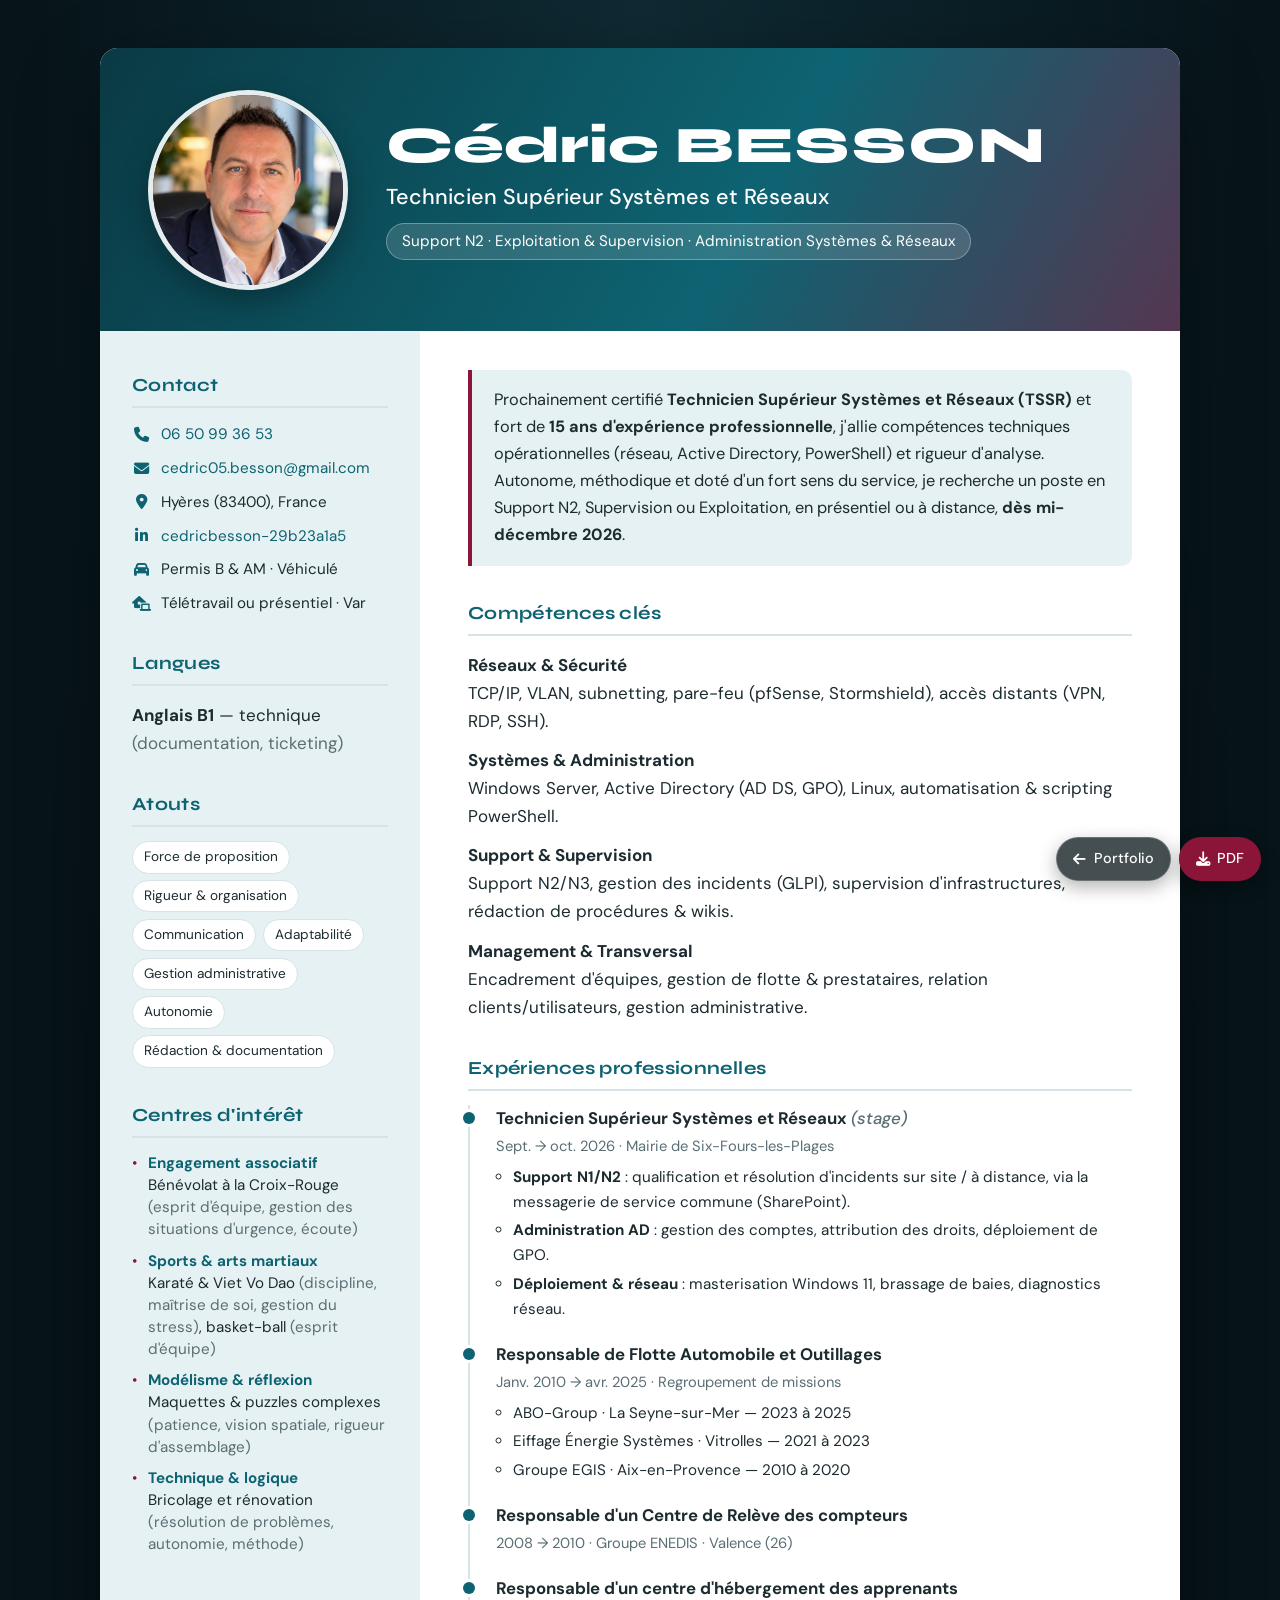
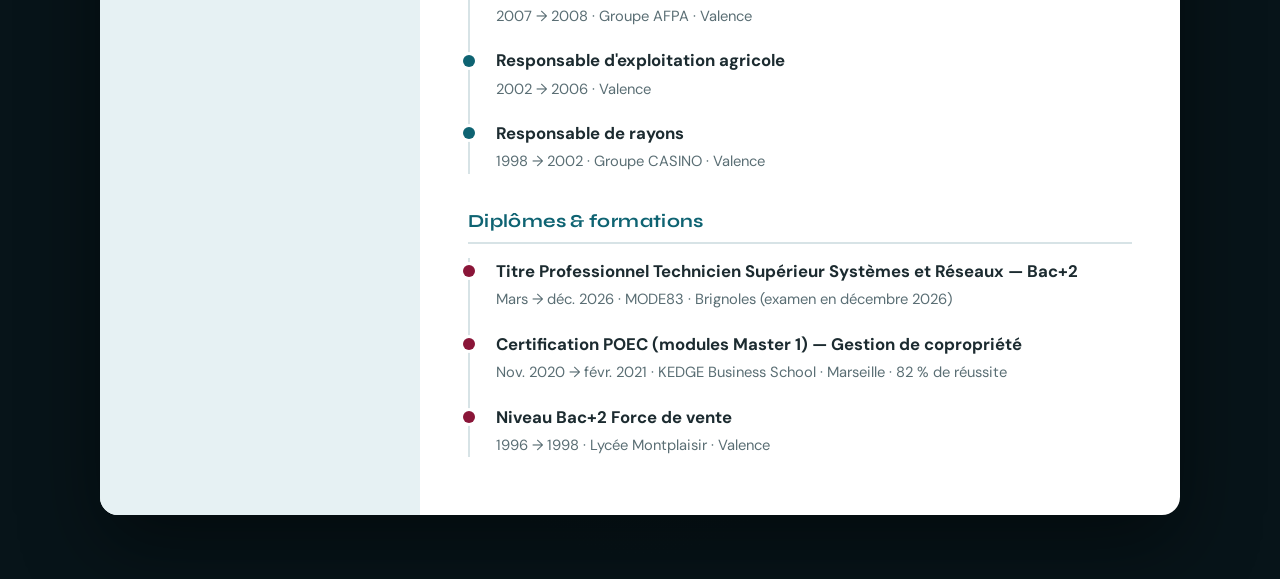
<file: cv.html>
<!DOCTYPE html>
<!--
  ============================================================
  CV EN LIGNE — Cédric BESSON
  ------------------------------------------------------------
  Version web du CV, ouverte depuis les boutons « Voir mon CV » du portfolio.
    • À l'écran : grand format aéré, photo bien visible.
    • À l'impression (Ctrl + P → « Enregistrer au format PDF ») : une page A4.
  Mise en forme : cv.css
  Pour modifier une information, il suffit de changer le texte ci-dessous.
  ============================================================
-->
<html lang="fr">
<head>
  <meta charset="UTF-8" />
  <meta name="viewport" content="width=device-width, initial-scale=1.0" />
  <meta name="description" content="CV de Cédric Besson – Technicien Supérieur Systèmes et Réseaux (TSSR), Hyères (83), France." />
  <meta name="theme-color" content="#071419" />

  <link rel="preconnect" href="https://fonts.googleapis.com" />
  <link rel="preconnect" href="https://fonts.gstatic.com" crossorigin />
  <link href="https://fonts.googleapis.com/css2?family=Syne:wght@700;800&family=DM+Sans:wght@400;500;700&display=swap" rel="stylesheet" />
  <link rel="stylesheet" href="https://cdnjs.cloudflare.com/ajax/libs/font-awesome/6.4.0/css/all.min.css" />
  <link rel="stylesheet" href="cv.css" />

  <link rel="icon" type="image/png" sizes="32x32" href="images/favicon-32x32.png" />
  <title>CV · Cédric Besson | Technicien Systèmes &amp; Réseaux</title>
</head>

<body>

  <!-- Boutons discrets, masqués à l'impression -->
  <nav class="cv-actions" aria-label="Actions">
    <a href="index.html" class="cv-btn"><i class="fas fa-arrow-left" aria-hidden="true"></i> Portfolio</a>
    <a href="ressources/CV_Cedric_BESSON_TSSR.pdf" class="cv-btn cv-btn--main" download><i class="fas fa-download" aria-hidden="true"></i> PDF</a>
  </nav>

  <main class="cv-page">

    <!-- ===== EN-TÊTE ===== -->
    <header class="cv-header">
      <img src="images/photo.jpg" alt="Photo de Cédric Besson" class="cv-photo" width="200" height="200" />
      <div>
        <h1 class="cv-name">Cédric <span>BESSON</span></h1>
        <p class="cv-title">Technicien Supérieur Systèmes et Réseaux</p>
        <p class="cv-targets">Support N2 · Exploitation &amp; Supervision · Administration Systèmes &amp; Réseaux</p>
      </div>
    </header>

    <div class="cv-body">

      <!-- ===== COLONNE LATÉRALE ===== -->
      <aside class="cv-side">
        <section>
          <h2>Contact</h2>
          <ul class="cv-contact">
            <li><i class="fas fa-phone" aria-hidden="true"></i><a href="tel:+33650993653">06 50 99 36 53</a></li>
            <li><i class="fas fa-envelope" aria-hidden="true"></i><a href="mailto:cedric05.besson@gmail.com">cedric05.besson@gmail.com</a></li>
            <li><i class="fas fa-location-dot" aria-hidden="true"></i>Hyères (83400), France</li>
            <li><i class="fab fa-linkedin-in" aria-hidden="true"></i><a href="https://www.linkedin.com/in/cedricbesson-29b23a1a5" target="_blank" rel="noopener">cedricbesson-29b23a1a5</a></li>
            <li><i class="fas fa-car" aria-hidden="true"></i>Permis B &amp; AM · Véhiculé</li>
            <li><i class="fas fa-laptop-house" aria-hidden="true"></i>Télétravail ou présentiel · Var</li>
          </ul>
        </section>

        <section>
          <h2>Langues</h2>
          <p><strong>Anglais B1</strong> — technique<br><span class="muted">(documentation, ticketing)</span></p>
        </section>

        <section>
          <h2>Atouts</h2>
          <ul class="cv-chips">
            <li>Force de proposition</li>
            <li>Rigueur &amp; organisation</li>
            <li>Communication</li>
            <li>Adaptabilité</li>
            <li>Gestion administrative</li>
            <li>Autonomie</li>
            <li>Rédaction &amp; documentation</li>
          </ul>
        </section>

        <section>
          <h2>Centres d'intérêt</h2>
          <!-- Chaque intérêt : <strong> = thème, puis l'activité et les qualités qu'elle développe -->
          <ul class="cv-list cv-interests">
            <li><strong>Engagement associatif</strong> Bénévolat à la Croix-Rouge <span class="muted">(esprit d'équipe, gestion des situations d'urgence, écoute)</span></li>
            <li><strong>Sports &amp; arts martiaux</strong> Karaté &amp; Viet Vo Dao <span class="muted">(discipline, maîtrise de soi, gestion du stress)</span>, basket-ball <span class="muted">(esprit d'équipe)</span></li>
            <li><strong>Modélisme &amp; réflexion</strong> Maquettes &amp; puzzles complexes <span class="muted">(patience, vision spatiale, rigueur d'assemblage)</span></li>
            <li><strong>Technique &amp; logique</strong> Bricolage et rénovation <span class="muted">(résolution de problèmes, autonomie, méthode)</span></li>
          </ul>
        </section>
      </aside>

      <!-- ===== COLONNE PRINCIPALE ===== -->
      <div class="cv-main">
        <p class="cv-summary">
          Prochainement certifié <strong>Technicien Supérieur Systèmes et Réseaux (TSSR)</strong> et fort de
          <strong>15 ans d'expérience professionnelle</strong>, j'allie compétences techniques opérationnelles
          (réseau, Active Directory, PowerShell) et rigueur d'analyse. Autonome, méthodique et doté d'un fort
          sens du service, je recherche un poste en Support N2, Supervision ou Exploitation, en présentiel ou
          à distance, <strong>dès mi-décembre 2026</strong>.
        </p>

        <section>
          <h2>Compétences clés</h2>
          <ul class="cv-skills">
            <li><strong>Réseaux &amp; Sécurité</strong> TCP/IP, VLAN, subnetting, pare-feu (pfSense, Stormshield), accès distants (VPN, RDP, SSH).</li>
            <li><strong>Systèmes &amp; Administration</strong> Windows Server, Active Directory (AD DS, GPO), Linux, automatisation &amp; scripting PowerShell.</li>
            <li><strong>Support &amp; Supervision</strong> Support N2/N3, gestion des incidents (GLPI), supervision d'infrastructures, rédaction de procédures &amp; wikis.</li>
            <li><strong>Management &amp; Transversal</strong> Encadrement d'équipes, gestion de flotte &amp; prestataires, relation clients/utilisateurs, gestion administrative.</li>
          </ul>
        </section>

        <section>
          <h2>Expériences professionnelles</h2>
          <ol class="cv-timeline">
            <li>
              <p class="cv-role">Technicien Supérieur Systèmes et Réseaux <em>(stage)</em></p>
              <p class="cv-meta">Sept. → oct. 2026 · Mairie de Six-Fours-les-Plages</p>
              <ul>
                <li><strong>Support N1/N2</strong> : qualification et résolution d'incidents sur site / à distance, via la messagerie de service commune (SharePoint).</li>
                <li><strong>Administration AD</strong> : gestion des comptes, attribution des droits, déploiement de GPO.</li>
                <li><strong>Déploiement &amp; réseau</strong> : masterisation Windows 11, brassage de baies, diagnostics réseau.</li>
              </ul>
            </li>
            <li>
              <p class="cv-role">Responsable de Flotte Automobile et Outillages</p>
              <p class="cv-meta">Janv. 2010 → avr. 2025 · Regroupement de missions</p>
              <ul>
                <li>ABO-Group · La Seyne-sur-Mer — 2023 à 2025</li>
                <li>Eiffage Énergie Systèmes · Vitrolles — 2021 à 2023</li>
                <li>Groupe EGIS · Aix-en-Provence — 2010 à 2020</li>
              </ul>
            </li>
            <li>
              <p class="cv-role">Responsable d'un Centre de Relève des compteurs</p>
              <p class="cv-meta">2008 → 2010 · Groupe ENEDIS · Valence (26)</p>
            </li>
            <li>
              <p class="cv-role">Responsable d'un centre d'hébergement des apprenants</p>
              <p class="cv-meta">2007 → 2008 · Groupe AFPA · Valence</p>
            </li>
            <li>
              <p class="cv-role">Responsable d'exploitation agricole</p>
              <p class="cv-meta">2002 → 2006 · Valence</p>
            </li>
            <li>
              <p class="cv-role">Responsable de rayons</p>
              <p class="cv-meta">1998 → 2002 · Groupe CASINO · Valence</p>
            </li>
          </ol>
        </section>

        <section>
          <h2>Diplômes &amp; formations</h2>
          <ol class="cv-timeline cv-timeline--cert">
            <li>
              <p class="cv-role">Titre Professionnel Technicien Supérieur Systèmes et Réseaux — Bac+2</p>
              <p class="cv-meta">Mars → déc. 2026 · MODE83 · Brignoles (examen en décembre 2026)</p>
            </li>
            <li>
              <p class="cv-role">Certification POEC (modules Master 1) — Gestion de copropriété</p>
              <p class="cv-meta">Nov. 2020 → févr. 2021 · KEDGE Business School · Marseille · 82 % de réussite</p>
            </li>
            <li>
              <p class="cv-role">Niveau Bac+2 Force de vente</p>
              <p class="cv-meta">1996 → 1998 · Lycée Montplaisir · Valence</p>
            </li>
          </ol>
        </section>
      </div>
    </div>
  </main>
</body>
</html>
</file>
<file: style.css>
/* ============================================================
   PORTFOLIO — Cédric BESSON · style.css
   ------------------------------------------------------------
   Palette : bleu pétrole (couleur principale) + bordeaux (accent).
   Sommaire :
     1. Variables (thème sombre / clair)
     2. Base & accessibilité
     3. Navigation
     4. Boutons
     5. Hero (schéma réseau, avatar, badge)
     6. Éléments communs (titres, cartes, effet « spotlight »)
     7. Profil
     8. Compétences + bandeau défilant
     9. Parcours (timeline)
    10. Projets / Labos
    11. Bandeau d'appel à l'action
    12. Contact
    13. Pied de page
    14. Responsive
    15. Réduction des animations
   Astuce : toutes les couleurs se règlent dans la partie 1.
   ============================================================ */

/* ---------- 1. VARIABLES ---------- */
:root {
  /* Fonds (bleu nuit légèrement pétrole) */
  --clr-bg:         #071419;
  --clr-bg2:        #0c1e25;
  --clr-surface:    rgba(255,255,255,.035);
  --clr-surface2:   rgba(255,255,255,.07);
  --clr-border:     rgba(92,200,211,.16);

  /* Bleu pétrole */
  --clr-accent:     #13808e;   /* fonds de boutons, dégradés */
  --clr-accent2:    #5cc8d3;   /* textes en couleur (lisible sur fond sombre) */
  --clr-teal:       #1f9e95;   /* seconde couleur des dégradés */
  --accent-rgb:     19,128,142;

  /* Bordeaux (identique dans les deux thèmes, toujours utilisé en aplat avec texte blanc) */
  --clr-wine:       #8a1538;
  --clr-wine2:      #b02a52;
  --clr-wine-text:  #e58aa6;   /* bordeaux éclairci pour du texte sur fond sombre */

  /* Textes */
  --clr-text:       #dbe7ea;
  --clr-text-soft:  #8fa6ad;
  --clr-heading:    #f1f8f9;
  --clr-success:    #34d399;
  --clr-danger:     #f87171;
  --nav-bg:         rgba(7,20,25,.82);

  --radius-sm: 8px;
  --radius-md: 12px;
  --radius-lg: 20px;
  --shadow-card: 0 10px 34px rgba(0,0,0,.4);
  --shadow-glow: 0 0 40px rgba(var(--accent-rgb),.28);
  --trans: .35s cubic-bezier(.4,0,.2,1);

  --font-display: 'Syne', sans-serif;
  --font-mono:    'IBM Plex Mono', monospace;
  --font-body:    'DM Sans', sans-serif;
}

/* Thème clair : activé par script.js via <html data-theme="light"> */
[data-theme="light"] {
  --clr-bg:         #f4f7f8;
  --clr-bg2:        #e8eff1;
  --clr-surface:    rgba(255,255,255,.82);
  --clr-surface2:   #ffffff;
  --clr-border:     rgba(14,99,114,.16);
  --clr-accent:     #0e6372;
  --clr-accent2:    #0b5866;
  --clr-teal:       #138a85;
  --accent-rgb:     14,99,114;
  --clr-wine-text:  #8a1538;
  --clr-text:       #1c2b30;
  --clr-text-soft:  #4d6268;
  --clr-heading:    #0b1a1f;
  --nav-bg:         rgba(244,247,248,.86);
  --shadow-card:    0 10px 30px rgba(11,26,31,.07);
  --shadow-glow:    0 0 34px rgba(14,99,114,.14);
}

/* ---------- 2. BASE & ACCESSIBILITÉ ---------- */
html { scroll-behavior: smooth; scroll-padding-top: 80px; }

body {
  font-family: var(--font-body);
  background: var(--clr-bg);
  color: var(--clr-text);
  font-size: 1.05rem;
  line-height: 1.7;
  overflow-x: hidden;
  transition: background-color var(--trans), color var(--trans);
}

a { color: var(--clr-accent2); }
a:hover { color: var(--clr-teal); }
::selection { background: rgba(var(--accent-rgb),.35); }

:focus-visible { outline: 2px solid var(--clr-accent2); outline-offset: 3px; }

.skip-link {
  position: absolute; top: -60px; left: 1rem; z-index: 9999;
  background: var(--clr-accent); color: #fff;
  padding: .6rem 1.2rem; border-radius: var(--radius-md);
  text-decoration: none; font-weight: 600; transition: top .2s;
}
.skip-link:focus { top: 1rem; color: #fff; }

#read-progress {
  position: fixed; top: 0; left: 0; z-index: 2000;
  height: 3px; width: 0;
  background: linear-gradient(90deg, var(--clr-accent), var(--clr-teal), var(--clr-wine2));
}

/* ---------- 3. NAVIGATION ---------- */
#mainNav {
  position: fixed; inset: 0 0 auto 0; z-index: 1050;
  padding: .8rem 0;
  background: var(--nav-bg);
  backdrop-filter: blur(16px) saturate(1.3);
  -webkit-backdrop-filter: blur(16px) saturate(1.3);
  border-bottom: 1px solid var(--clr-border);
}

.nav-brand {
  font-family: var(--font-display); font-weight: 800; font-size: 1.5rem;
  color: var(--clr-heading) !important; letter-spacing: -.02em;
}
.nav-brand span { color: var(--clr-wine2); }

.navbar-toggler { border: 0; color: var(--clr-text); font-size: 1.3rem; padding: .3rem .5rem; }
.navbar-toggler:focus { box-shadow: none; }

/* Lien de menu : soulignement animé */
.navbar-nav .nav-link {
  position: relative;
  font-family: var(--font-mono); font-size: .9rem;
  color: var(--clr-text-soft);
  padding: .45rem .85rem !important;
  transition: color var(--trans);
}
.navbar-nav .nav-link::after {
  content: ''; position: absolute; left: .85rem; right: .85rem; bottom: .2rem;
  height: 2px; border-radius: 2px;
  background: linear-gradient(90deg, var(--clr-accent2), var(--clr-wine2));
  transform: scaleX(0); transform-origin: left; transition: transform var(--trans);
}
.navbar-nav .nav-link:hover,
.navbar-nav .nav-link.active { color: var(--clr-heading); }
.navbar-nav .nav-link:hover::after,
.navbar-nav .nav-link.active::after { transform: scaleX(1); }

#themeToggle {
  display: inline-flex; align-items: center; gap: .45rem;
  margin-left: .75rem; padding: .4rem .9rem;
  font-family: var(--font-mono); font-size: .82rem;
  color: var(--clr-text-soft); background: var(--clr-surface);
  border: 1px solid var(--clr-border); border-radius: 100px;
  cursor: pointer; transition: all var(--trans);
}
#themeToggle:hover { color: var(--clr-accent2); border-color: var(--clr-accent2); }

/* ---------- 4. BOUTONS ---------- */
.btn-main, .btn-ghost, .btn-light, .btn-outline-light {
  position: relative; overflow: hidden;
  display: inline-flex; align-items: center; gap: .55rem;
  padding: .85rem 1.6rem;
  font-family: var(--font-display); font-weight: 700; font-size: 1rem;
  border-radius: var(--radius-md); text-decoration: none;
  cursor: pointer; transition: all var(--trans);
}
.btn-main {
  color: #fff; border: 0;
  background: linear-gradient(135deg, var(--clr-accent), var(--clr-teal));
  box-shadow: 0 6px 22px rgba(var(--accent-rgb),.35);
}
/* Reflet lumineux qui traverse le bouton au survol */
.btn-main::after {
  content: ''; position: absolute; top: 0; left: -75%; width: 50%; height: 100%;
  background: linear-gradient(120deg, transparent, rgba(255,255,255,.35), transparent);
  transform: skewX(-20deg); transition: left .6s ease;
}
.btn-main:hover { color: #fff; transform: translateY(-2px); box-shadow: 0 10px 30px rgba(var(--accent-rgb),.5); }
.btn-main:hover::after { left: 130%; }

.btn-ghost { color: var(--clr-heading); background: var(--clr-surface); border: 1px solid var(--clr-border); }
.btn-ghost:hover { color: var(--clr-accent2); border-color: var(--clr-accent2); transform: translateY(-2px); }

/* Boutons du bandeau CTA (sur fond coloré) */
.btn-light { color: var(--clr-wine); background: #fff; border: 0; }
.btn-light:hover { color: var(--clr-wine); transform: translateY(-2px); box-shadow: 0 10px 26px rgba(0,0,0,.25); }
.btn-outline-light { color: #fff; background: transparent; border: 1px solid rgba(255,255,255,.55); }
.btn-outline-light:hover { color: #fff; background: rgba(255,255,255,.12); transform: translateY(-2px); }

/* ---------- 5. HERO ---------- */
#hero {
  position: relative; overflow: hidden;
  min-height: 100vh;
  display: flex; align-items: center;
  padding: 7rem 0 5rem;
  background: var(--clr-bg);
}
#hero .container { position: relative; z-index: 2; }

/* Schéma réseau en arrière-plan, estompé côté texte */
.hero-network {
  position: absolute; inset: 0; width: 100%; height: 100%; z-index: 0;
  -webkit-mask-image: linear-gradient(90deg, transparent 15%, #000 60%);
          mask-image: linear-gradient(90deg, transparent 15%, #000 60%);
}
.net-lines line { stroke: var(--clr-accent2); stroke-width: 1; opacity: .22; }
.net-flow line {
  stroke: var(--clr-accent2); stroke-width: 2; opacity: .7;
  stroke-dasharray: 6 18; animation: flow 3s linear infinite;
}
.net-flow line:nth-child(even) { stroke: var(--clr-wine2); animation-duration: 4s; }
.net-nodes circle {
  fill: var(--clr-bg); stroke: var(--clr-accent2); stroke-width: 2;
  animation: node 3.5s ease-in-out infinite;
}
.net-nodes circle:nth-child(odd) { animation-delay: -1.7s; }
@keyframes flow { to { stroke-dashoffset: -48; } }
@keyframes node { 50% { fill: var(--clr-accent2); } }

/* Halos de couleur flous */
.hero-blob {
  position: absolute; z-index: 1; border-radius: 50%;
  filter: blur(90px); opacity: .35; pointer-events: none;
  animation: drift 18s ease-in-out infinite alternate;
}
.blob-1 { width: 520px; height: 520px; top: -140px; right: -80px; background: var(--clr-accent); }
.blob-2 { width: 380px; height: 380px; bottom: -160px; left: -100px; background: var(--clr-wine); opacity: .22; animation-delay: -9s; }
@keyframes drift { to { transform: translate(-60px, 50px) scale(1.1); } }
[data-theme="light"] .hero-blob { opacity: .16; }
[data-theme="light"] .blob-2 { opacity: .1; }

/* Badge de disponibilité : bordeaux plein + texte blanc → lisible dans les 2 thèmes */
.status-badge {
  display: inline-flex; align-items: center; gap: .6rem;
  padding: .45rem 1.05rem; margin-bottom: 1.4rem;
  font-family: var(--font-mono); font-size: .85rem; font-weight: 500;
  color: #fff;
  background: linear-gradient(135deg, var(--clr-wine), var(--clr-wine2));
  border-radius: 100px;
  box-shadow: 0 6px 20px rgba(138,21,56,.35);
}
.status-dot {
  width: 8px; height: 8px; border-radius: 50%; background: #fff;
  animation: pulse 2s ease infinite;
}
@keyframes pulse {
  0%, 100% { box-shadow: 0 0 0 0 rgba(255,255,255,.7); }
  50%      { box-shadow: 0 0 0 6px rgba(255,255,255,0); }
}

.hero-title {
  font-family: var(--font-display); font-weight: 800;
  font-size: clamp(2.6rem, 7vw, 4.6rem);
  line-height: 1.05; letter-spacing: -.03em;
  color: var(--clr-heading); margin-bottom: 1rem;
}
/* Mot mis en valeur : dégradé pétrole */
.accent {
  background: linear-gradient(120deg, var(--clr-accent2), var(--clr-teal));
  -webkit-background-clip: text; background-clip: text; color: transparent;
}

.hero-subtitle {
  font-family: var(--font-mono); font-size: clamp(1rem, 2.4vw, 1.25rem);
  color: var(--clr-text); min-height: 1.8em; margin-bottom: 1.4rem;
}
.hero-subtitle .prompt { color: var(--clr-wine-text); margin-right: .5rem; font-weight: 600; }
.typing-cursor {
  display: inline-block; width: 2px; height: 1.1em;
  margin-left: 3px; vertical-align: text-bottom;
  background: var(--clr-accent2); animation: blink 1s step-end infinite;
}
@keyframes blink { 50% { opacity: 0; } }

.hero-desc { color: var(--clr-text-soft); max-width: 600px; margin-bottom: 2rem; }
.hero-desc strong { color: var(--clr-heading); font-weight: 600; }

/* Chiffres clés : petites cartes */
.hero-stats {
  display: flex; flex-wrap: wrap; gap: 1rem;
  list-style: none; padding: 0; margin: 2.6rem 0 0;
}
.hero-stats li {
  display: flex; flex-direction: column;
  padding: .9rem 1.2rem; min-width: 140px;
  background: var(--clr-surface); border: 1px solid var(--clr-border);
  border-left: 3px solid var(--clr-accent2); border-radius: var(--radius-md);
  backdrop-filter: blur(8px); -webkit-backdrop-filter: blur(8px);
}
.hero-stats li:nth-child(2) { border-left-color: var(--clr-wine2); }
.stat-val { font-family: var(--font-display); font-weight: 800; font-size: 1.8rem; color: var(--clr-heading); line-height: 1.1; }
.stat-lbl { font-family: var(--font-mono); font-size: .75rem; color: var(--clr-text-soft); line-height: 1.4; margin-top: .3rem; }

/* Avatar circulaire avec anneau dégradé et orbite */
.hero-avatar-ring {
  position: relative;
  width: min(330px, 74vw); aspect-ratio: 1;
  padding: 5px; border-radius: 50%;
  background: conic-gradient(from 200deg, var(--clr-accent), var(--clr-teal), var(--clr-wine2), var(--clr-accent));
  box-shadow: 0 0 80px rgba(var(--accent-rgb),.25);
}
.orbit {
  position: absolute; inset: -26px; border-radius: 50%;
  border: 1px dashed var(--clr-border);
  animation: spin 40s linear infinite;
}
.orbit-dot {
  position: absolute; top: 50%; left: -6px; width: 12px; height: 12px; border-radius: 50%;
  background: var(--clr-wine2); box-shadow: 0 0 14px var(--clr-wine2);
}
@keyframes spin { to { transform: rotate(360deg); } }

.hero-avatar {
  position: relative; z-index: 1;
  width: 100%; height: 100%; border-radius: 50%;
  display: flex; flex-direction: column; align-items: center; justify-content: center;
  background: radial-gradient(circle at 30% 25%, var(--clr-bg2), var(--clr-bg));
  overflow: hidden;
}
.avatar-initials {
  font-family: var(--font-display); font-weight: 800; font-size: 5rem;
  background: linear-gradient(135deg, var(--clr-accent2), var(--clr-teal));
  -webkit-background-clip: text; background-clip: text; color: transparent;
}
.avatar-photo { width: 100%; height: 100%; object-fit: cover; object-position: 50% 22%; } /* cadré sur le visage */
.avatar-label { font-family: var(--font-mono); font-size: .78rem; letter-spacing: .15em; color: var(--clr-text-soft); }

.floating-chip {
  position: absolute; z-index: 2;
  display: inline-flex; align-items: center; gap: .45rem;
  padding: .45rem .9rem;
  font-family: var(--font-mono); font-size: .8rem; white-space: nowrap;
  color: var(--clr-heading); background: var(--clr-bg2);
  border: 1px solid var(--clr-border); border-radius: 100px;
  box-shadow: var(--shadow-card);
  animation: float 5s ease-in-out infinite;
}
.floating-chip i { color: var(--clr-accent2); }
.chip-2 i { color: var(--clr-wine-text); }
.chip-1 { top: 8%;  left: -14%; }
.chip-2 { top: 46%; right: -16%; animation-delay: -1.6s; }
.chip-3 { bottom: 6%; left: -6%; animation-delay: -3.2s; }
@keyframes float { 50% { transform: translateY(-10px); } }

.scroll-indicator {
  position: absolute; z-index: 2; bottom: 1.6rem; left: 50%; transform: translateX(-50%);
  display: flex; flex-direction: column; align-items: center; gap: .2rem;
  font-family: var(--font-mono); font-size: .75rem;
  color: var(--clr-text-soft); text-decoration: none;
  animation: bounce 2.2s ease infinite;
}
@keyframes bounce { 50% { transform: translate(-50%, 6px); } }

/* ---------- 6. ÉLÉMENTS COMMUNS ---------- */
section { position: relative; padding: 6.5rem 0; }

/* En-tête de section avec grand numéro en filigrane (attribut data-num) */
.section-head { position: relative; isolation: isolate; } /* isolate : garde le numéro au-dessus du fond de section */
.section-head::before {
  content: attr(data-num);
  position: absolute; top: -3.4rem; left: 50%; transform: translateX(-50%);
  font-family: var(--font-display); font-weight: 800; font-size: 8rem; line-height: 1;
  color: transparent; -webkit-text-stroke: 1.5px var(--clr-border);
  pointer-events: none; z-index: -1;
}
.section-head--left::before { left: -.4rem; transform: none; }

.section-label {
  display: flex; align-items: center; gap: .6rem;
  font-family: var(--font-mono); font-size: .85rem;
  letter-spacing: .12em; text-transform: uppercase;
  color: var(--clr-wine-text); margin-bottom: .7rem;
}
.section-label::before { content: '//'; opacity: .6; }

.section-title {
  font-family: var(--font-display); font-weight: 800;
  font-size: clamp(1.8rem, 4vw, 2.6rem);
  line-height: 1.15; letter-spacing: -.02em;
  color: var(--clr-heading); margin-bottom: .8rem;
}

.section-desc { color: var(--clr-text-soft); max-width: 640px; }

.section-divider { display: flex; align-items: center; gap: .7rem; margin: .4rem 0 2.8rem; }
.section-divider .line { width: 48px; height: 2px; border-radius: 2px; background: linear-gradient(90deg, var(--clr-accent2), transparent); }
.section-divider .dot  { width: 7px; height: 7px; border-radius: 2px; transform: rotate(45deg); background: var(--clr-wine2); }
.justify-content-center > .line:first-child { background: linear-gradient(270deg, var(--clr-accent2), transparent); }
.justify-content-center > .line-rev { background: linear-gradient(90deg, var(--clr-accent2), transparent); }

.card-kicker {
  font-family: var(--font-mono); font-size: .82rem;
  letter-spacing: .1em; text-transform: uppercase;
  color: var(--clr-accent2); margin-bottom: 1.2rem;
}

/* Carte « verre dépoli » réutilisable */
.glass-card {
  position: relative; overflow: hidden;
  background: var(--clr-surface);
  backdrop-filter: blur(14px); -webkit-backdrop-filter: blur(14px);
  border: 1px solid var(--clr-border); border-radius: var(--radius-lg);
  padding: 2rem; box-shadow: var(--shadow-card);
  transition: border-color var(--trans), box-shadow var(--trans), transform var(--trans);
}
.glass-card:hover { border-color: rgba(var(--accent-rgb),.45); box-shadow: var(--shadow-glow), var(--shadow-card); }

/* Effet « spotlight » : halo qui suit la souris (positions --mx / --my posées par script.js) */
.spot::after {
  content: ''; position: absolute; inset: 0; border-radius: inherit; pointer-events: none;
  background: radial-gradient(380px circle at var(--mx, 50%) var(--my, 50%), rgba(var(--accent-rgb),.13), transparent 60%);
  opacity: 0; transition: opacity var(--trans);
}
.spot:hover::after { opacity: 1; }

/* Étiquettes (tags) technos */
.tags { display: flex; flex-wrap: wrap; gap: .4rem; margin-top: 1rem; }
.tags span {
  font-family: var(--font-mono); font-size: .74rem;
  padding: .2rem .6rem; border-radius: 6px;
  color: var(--clr-accent2);
  background: rgba(var(--accent-rgb),.1); border: 1px solid rgba(var(--accent-rgb),.22);
}

/* Apparition au défilement (classe .visible ajoutée par script.js) */
.reveal { opacity: 0; transform: translateY(28px); transition: opacity .7s ease, transform .7s ease; }
.reveal-right { transform: translateX(28px); }
.reveal.visible { opacity: 1; transform: none; }

/* Pastille d'icône en dégradé (utilisée dans plusieurs sections) */
.ico {
  flex-shrink: 0; width: 40px; height: 40px;
  display: flex; align-items: center; justify-content: center;
  color: #fff; border-radius: var(--radius-sm);
  background: linear-gradient(135deg, var(--clr-accent), var(--clr-teal));
  box-shadow: 0 4px 14px rgba(var(--accent-rgb),.3);
}

/* ---------- 7. PROFIL ---------- */
#about { background: var(--clr-bg2); }

.about-text p { margin-bottom: 1.1rem; }
.about-text strong { color: var(--clr-accent2); font-weight: 600; }

.about-info-grid {
  display: grid; grid-template-columns: 1fr 1fr; gap: .7rem;
  list-style: none; padding: 0; margin: 1.8rem 0 0;
}
.about-info-grid li {
  display: flex; align-items: center; gap: .65rem;
  padding: .6rem .8rem; font-size: .95rem; color: var(--clr-text);
  background: var(--clr-surface); border: 1px solid var(--clr-border); border-radius: var(--radius-md);
}
.about-info-grid i { width: 20px; text-align: center; color: var(--clr-accent2); }

.motive-list,
.contact-list { list-style: none; padding: 0; margin: 0; display: flex; flex-direction: column; gap: .8rem; }
.motive-list li {
  display: flex; gap: .9rem; align-items: flex-start;
  padding: .85rem 1rem; font-size: .95rem; color: var(--clr-text-soft);
  background: var(--clr-surface); border: 1px solid var(--clr-border); border-radius: var(--radius-md);
  transition: all var(--trans);
}
.motive-list li:hover { border-color: var(--clr-accent2); transform: translateX(4px); }
.motive-list li:nth-child(even) .ico { background: linear-gradient(135deg, var(--clr-wine), var(--clr-wine2)); box-shadow: 0 4px 14px rgba(138,21,56,.3); }
.motive-list strong { display: block; color: var(--clr-heading); margin-bottom: .15rem; }

/* ---------- 8. COMPÉTENCES ---------- */
.skill-block {
  position: relative; overflow: hidden;
  height: 100%; padding: 1.7rem;
  background: var(--clr-surface); border: 1px solid var(--clr-border);
  border-radius: var(--radius-lg); box-shadow: var(--shadow-card);
  transition: transform var(--trans), border-color var(--trans), box-shadow var(--trans);
}
/* Liseré dégradé qui se déploie en haut de la carte au survol */
.skill-block::before {
  content: ''; position: absolute; top: 0; left: 0; right: 0; height: 3px;
  background: linear-gradient(90deg, var(--clr-accent2), var(--clr-wine2));
  transform: scaleX(0); transform-origin: left; transition: transform .5s ease;
}
.skill-block:hover { transform: translateY(-6px); border-color: rgba(var(--accent-rgb),.45); box-shadow: var(--shadow-glow), var(--shadow-card); }
.skill-block:hover::before { transform: scaleX(1); }

.skill-block-head { display: flex; align-items: center; gap: .8rem; margin-bottom: 1.1rem; }
.skill-block-head h3 { font-family: var(--font-display); font-weight: 700; font-size: 1.2rem; color: var(--clr-heading); margin: 0; }
.skill-ico {
  width: 46px; height: 46px; flex-shrink: 0;
  display: flex; align-items: center; justify-content: center;
  font-size: 1.15rem; color: #fff; border-radius: var(--radius-md);
  background: linear-gradient(135deg, var(--clr-accent), var(--clr-teal));
  box-shadow: 0 6px 18px rgba(var(--accent-rgb),.35);
}
/* Le bloc Soft Skills prend l'accent bordeaux */
.col-xl-3:last-child .skill-ico { background: linear-gradient(135deg, var(--clr-wine), var(--clr-wine2)); box-shadow: 0 6px 18px rgba(138,21,56,.35); }

.skill-list { list-style: none; padding: 0; margin: 0; }
.skill-list li {
  position: relative; padding: .42rem 0 .42rem 1.2rem;
  font-size: .95rem; color: var(--clr-text-soft);
  border-bottom: 1px dashed var(--clr-border);
}
.skill-list li:last-child { border-bottom: 0; }
.skill-list li::before { content: '›'; position: absolute; left: 0; color: var(--clr-accent2); font-weight: 700; }
.skill-list strong { color: var(--clr-heading); font-weight: 600; }

/* Bandeau défilant des technologies */
.marquee {
  margin-top: 3.2rem; overflow: hidden;
  -webkit-mask-image: linear-gradient(90deg, transparent, #000 10%, #000 90%, transparent);
          mask-image: linear-gradient(90deg, transparent, #000 10%, #000 90%, transparent);
}
.marquee-track {
  display: flex; gap: .7rem; width: max-content;
  list-style: none; padding: .4rem 0; margin: 0;
  animation: marquee 40s linear infinite;
}
.marquee:hover .marquee-track { animation-play-state: paused; }
.marquee-track li {
  display: inline-flex; align-items: center; gap: .5rem; white-space: nowrap;
  padding: .55rem 1.1rem; font-family: var(--font-mono); font-size: .88rem;
  color: var(--clr-text); background: var(--clr-surface);
  border: 1px solid var(--clr-border); border-radius: 100px;
}
.marquee-track li i { color: var(--clr-accent2); }
@keyframes marquee { to { transform: translateX(-50%); } } /* -50 % car la liste est doublée */

/* ---------- 9. PARCOURS ---------- */
#parcours { background: var(--clr-bg2); }

.filter-bar { display: flex; flex-wrap: wrap; justify-content: center; gap: .5rem; margin-bottom: 3rem; }
.filter-btn {
  padding: .45rem 1.1rem; font-family: var(--font-mono); font-size: .85rem;
  color: var(--clr-text-soft); background: var(--clr-surface);
  border: 1px solid var(--clr-border); border-radius: 100px;
  cursor: pointer; transition: all var(--trans);
}
.filter-btn:hover { color: var(--clr-accent2); border-color: var(--clr-accent2); }
.filter-btn.is-active { color: #fff; border-color: transparent; background: linear-gradient(135deg, var(--clr-accent), var(--clr-teal)); }

/* Timeline en 2 colonnes : année à gauche | carte à droite */
.timeline { --year-w: 120px; --gap: 2.6rem; position: relative; max-width: 940px; margin: 0 auto; }
.timeline::before {
  content: ''; position: absolute; top: 6px; bottom: 6px; width: 2px;
  left: calc(var(--year-w) + var(--gap) / 2 - 1px);
  background: linear-gradient(180deg, var(--clr-accent2), var(--clr-teal) 60%, var(--clr-wine2));
  opacity: .6;
}
.timeline-item {
  position: relative; display: grid;
  grid-template-columns: var(--year-w) 1fr; column-gap: var(--gap);
  margin-bottom: 1.4rem;
}
.timeline-item.is-hidden { display: none; } /* masqué par le filtre */
.timeline-item .glass-card { padding: 1.5rem 1.7rem; }
.timeline-item:hover .glass-card { transform: translateX(4px); }

.timeline-year {
  padding-top: 1.25rem; text-align: right;
  font-family: var(--font-display); font-weight: 800; font-size: 1.7rem; line-height: 1;
  color: var(--clr-heading);
}
.timeline-year small { display: block; margin-top: .3rem; font-family: var(--font-mono); font-size: .75rem; font-weight: 500; color: var(--clr-text-soft); }

.timeline-dot {
  position: absolute; top: 1.45rem; z-index: 1;
  left: calc(var(--year-w) + var(--gap) / 2 - 8px);
  width: 16px; height: 16px; border-radius: 50%;
  border: 3px solid var(--clr-bg2);
}
/* Code couleur : bleu pétrole = postes occupés · rouge bordeaux = diplômes & certifications */
.dot-it,
.dot-management { background: var(--clr-accent2); box-shadow: 0 0 0 2px var(--clr-accent2), 0 0 12px rgba(var(--accent-rgb),.6); }
.dot-formation  { background: var(--clr-wine2);   box-shadow: 0 0 0 2px var(--clr-wine2), 0 0 12px rgba(176,42,82,.6); }

/* Légende sous les filtres */
.timeline-legend {
  display: flex; flex-wrap: wrap; justify-content: center; gap: 1.4rem;
  margin: -1.8rem 0 2.6rem; font-family: var(--font-mono); font-size: .8rem; color: var(--clr-text-soft);
}
.timeline-legend span { display: inline-flex; align-items: center; gap: .45rem; }
.timeline-legend i { width: 11px; height: 11px; border-radius: 50%; display: inline-block; }
.legend-job  { background: var(--clr-accent2); }
.legend-cert { background: var(--clr-wine2); }

.timeline-date { font-family: var(--font-mono); font-size: .82rem; color: var(--clr-accent2); margin-bottom: .3rem; }
.timeline-title { font-family: var(--font-display); font-weight: 700; font-size: 1.2rem; color: var(--clr-heading); margin-bottom: .3rem; }
.timeline-company { font-size: .95rem; color: var(--clr-text-soft); margin-bottom: .6rem; }
.timeline-company i, .timeline-date i { margin-right: .3rem; }
.timeline-desc { font-size: .95rem; color: var(--clr-text-soft); margin: 0; }
.timeline-points { padding-left: 1.1rem; margin: 0 0 .4rem; font-size: .95rem; color: var(--clr-text-soft); }
.timeline-points li { margin-bottom: .25rem; }
.timeline-points strong, .timeline-desc strong { color: var(--clr-heading); font-weight: 600; }

/* ---------- 10. PROJETS / LABOS ---------- */
.project-card {
  position: relative;
  height: 100%; display: flex; flex-direction: column; overflow: hidden;
  background: var(--clr-surface); border: 1px solid var(--clr-border);
  border-radius: var(--radius-lg); box-shadow: var(--shadow-card);
  transition: transform var(--trans), border-color var(--trans), box-shadow var(--trans);
}
.project-card:hover { transform: translateY(-6px); border-color: rgba(var(--accent-rgb),.5); box-shadow: var(--shadow-glow), var(--shadow-card); }

/* Bandeau visuel façon « terminal » en haut de chaque carte */
.project-visual {
  position: relative; height: 150px; overflow: hidden;
  display: flex; flex-direction: column; align-items: center; justify-content: center; gap: .8rem;
  color: #fff;
}
/* Fine trame de points pour donner de la texture */
.project-visual::before {
  content: ''; position: absolute; inset: 0;
  background-image: radial-gradient(rgba(255,255,255,.18) 1px, transparent 1px);
  background-size: 14px 14px; opacity: .6;
}
.project-visual i { position: relative; font-size: 2.6rem; transition: transform var(--trans); }
.project-card:hover .project-visual i { transform: scale(1.12); }
.project-visual code {
  position: relative;
  font-family: var(--font-mono); font-size: .8rem;
  color: #d9fbf6; background: rgba(0,0,0,.35);
  padding: .2rem .7rem; border-radius: 6px;
}
.pv-blue   { background: linear-gradient(135deg, #0a3a44, #13808e); }   /* pétrole */
.pv-teal   { background: linear-gradient(135deg, #0b4a4a, #1f9e95); }   /* vert d'eau */
.pv-violet { background: linear-gradient(135deg, #4a0b1f, #a3274d); }   /* bordeaux */

.project-body { flex: 1; display: flex; flex-direction: column; padding: 1.5rem; }
.project-category { font-family: var(--font-mono); font-size: .76rem; letter-spacing: .1em; text-transform: uppercase; color: var(--clr-wine-text); margin-bottom: .3rem; }
.project-title { font-family: var(--font-display); font-weight: 700; font-size: 1.2rem; color: var(--clr-heading); margin-bottom: .6rem; }
.project-desc { font-size: .95rem; color: var(--clr-text-soft); margin-bottom: .6rem; }
.project-points { padding-left: 1.1rem; font-size: .9rem; color: var(--clr-text-soft); margin-bottom: 0; }
.project-body .tags { margin-top: auto; padding-top: 1rem; }

/* ---------- 11. BANDEAU D'APPEL À L'ACTION ---------- */
.cta-band { padding: 0 0 1rem; background: var(--clr-bg); }
.cta-inner {
  position: relative; overflow: hidden;
  display: flex; flex-wrap: wrap; align-items: center; justify-content: space-between; gap: 1.5rem;
  padding: 2.4rem 2.6rem; border-radius: var(--radius-lg);
  background: linear-gradient(120deg, #0a3a44 0%, #13808e 55%, #8a1538 100%);
  box-shadow: 0 20px 50px rgba(0,0,0,.25);
}
/* Cercles décoratifs */
.cta-inner::before, .cta-inner::after {
  content: ''; position: absolute; border-radius: 50%; border: 1px solid rgba(255,255,255,.15); pointer-events: none;
}
.cta-inner::before { width: 260px; height: 260px; right: -60px; top: -120px; }
.cta-inner::after  { width: 160px; height: 160px; right: 120px; bottom: -110px; }
.cta-kicker { font-family: var(--font-mono); font-size: .82rem; letter-spacing: .1em; text-transform: uppercase; color: rgba(255,255,255,.75); margin-bottom: .3rem; }
.cta-title { font-family: var(--font-display); font-weight: 700; font-size: clamp(1.25rem, 2.6vw, 1.7rem); color: #fff; margin: 0; max-width: 560px; line-height: 1.3; }

/* ---------- 12. CONTACT ---------- */
.contact-list li { display: flex; align-items: center; gap: .9rem; }
.contact-list small { display: block; font-family: var(--font-mono); font-size: .75rem; color: var(--clr-text-soft); }
.contact-list a { text-decoration: none; word-break: break-word; }

.form-label { font-family: var(--font-mono); font-size: .8rem; color: var(--clr-text-soft); margin-bottom: .3rem; }
.form-input {
  width: 100%; padding: .75rem .9rem;
  font: inherit; font-size: 1rem; color: var(--clr-text);
  background: var(--clr-surface); border: 1px solid var(--clr-border); border-radius: var(--radius-md);
  transition: border-color var(--trans), box-shadow var(--trans);
}
.form-input:focus { outline: none; border-color: var(--clr-accent2); box-shadow: 0 0 0 3px rgba(var(--accent-rgb),.2); }
.form-input.is-invalid { border-color: var(--clr-danger); }
textarea.form-input { resize: vertical; }
.form-feedback { min-height: 1.4rem; margin: 1rem 0; font-family: var(--font-mono); font-size: .85rem; }

/* ---------- 13. PIED DE PAGE ---------- */
footer {
  position: relative; padding: 2rem 0; font-size: .9rem; color: var(--clr-text-soft);
  background: var(--clr-bg2);
}
/* Fine ligne dégradée en haut du pied de page */
footer::before {
  content: ''; position: absolute; top: 0; left: 0; right: 0; height: 2px;
  background: linear-gradient(90deg, transparent, var(--clr-accent2), var(--clr-wine2), transparent);
}
.footer-links { display: flex; gap: .6rem; }
.footer-links a {
  width: 38px; height: 38px; display: flex; align-items: center; justify-content: center;
  color: var(--clr-text-soft); border: 1px solid var(--clr-border); border-radius: 50%;
  transition: all var(--trans);
}
.footer-links a:hover { color: #fff; background: var(--clr-accent); border-color: var(--clr-accent); transform: translateY(-3px); }

/* ---------- 14. RESPONSIVE ---------- */
/* Tablette et menu mobile (< 992 px) */
@media (max-width: 991.98px) {
  #navContent { padding: .8rem 0 .4rem; }
  .navbar-nav .nav-link::after { right: auto; width: 30px; }
  #themeToggle { margin: .6rem 0 0; }
  #hero { text-align: center; }
  .hero-desc { margin-inline: auto; }
  #hero .d-flex.flex-wrap, .hero-stats { justify-content: center; }
  .hero-network { -webkit-mask-image: linear-gradient(180deg, #000, transparent 80%); mask-image: linear-gradient(180deg, #000, transparent 80%); opacity: .5; }
  .cta-inner { flex-direction: column; align-items: flex-start; }
}

/* Mobile (< 768 px) : la timeline passe sur une colonne, ligne à gauche */
@media (max-width: 767.98px) {
  section { padding: 5rem 0; }
  .section-head::before { font-size: 5.5rem; top: -2.4rem; }
  .about-info-grid { grid-template-columns: 1fr; }
  .glass-card { padding: 1.4rem; }
  .timeline::before { left: 7px; }
  .timeline-item { grid-template-columns: 1fr; padding-left: 2rem; }
  .timeline-dot { left: 0; top: .25rem; }
  .timeline-year { text-align: left; padding: 0 0 .6rem; font-size: 1.3rem; }
  .timeline-year small { display: inline; margin-left: .4rem; }
  .cta-inner { padding: 2rem 1.5rem; }
}

/* Petit mobile (< 576 px) : les bulles flottantes sont masquées pour éviter les débordements */
@media (max-width: 575.98px) {
  .floating-chip, .orbit, .scroll-indicator { display: none; }
  .avatar-initials { font-size: 3.8rem; }
  .btn-main, .btn-ghost, .btn-light, .btn-outline-light { width: 100%; justify-content: center; }
  .hero-stats li { flex: 1 1 100%; }
  .stat-val { font-size: 1.6rem; }
}

/* ---------- 15. RÉDUCTION DES ANIMATIONS ---------- */
@media (prefers-reduced-motion: reduce) {
  *, *::before, *::after { animation: none !important; transition: none !important; }
  html { scroll-behavior: auto; }
  .reveal { opacity: 1; transform: none; }
}
</file>
<file: cv.css>
/* ============================================================
   CV EN LIGNE — Cédric BESSON · cv.css
   ------------------------------------------------------------
   1. Variables   2. Page   3. En-tête   4. Colonnes
   5. Boutons     6. Responsive          7. Impression (A4)
   Mêmes couleurs que le portfolio : bleu pétrole + bordeaux.
   ============================================================ */

/* ---------- 1. VARIABLES ---------- */
:root {
  --petrol:      #0e6372;
  --petrol-dark: #0a3a44;
  --petrol-soft: #e6f1f3;
  --wine:        #8a1538;
  --ink:         #1c2b30;
  --muted:       #5a6e74;
  --line:        #d7e3e6;
  --paper:       #ffffff;
  --font-display: 'Syne', sans-serif;
  --font-body:    'DM Sans', sans-serif;
}

/* ---------- 2. PAGE ---------- */
* { box-sizing: border-box; }

body {
  margin: 0;
  font-family: var(--font-body);
  font-size: 17px;               /* grand format : lecture confortable à l'écran */
  line-height: 1.65;
  color: var(--ink);
  background: radial-gradient(ellipse at top, #0f2a33, #071419 70%);
  min-height: 100vh;
  padding: 3rem 1rem 4rem;
}

/* La « feuille » du CV */
.cv-page {
  max-width: 1080px; margin: 0 auto;
  background: var(--paper);
  border-radius: 18px; overflow: hidden;
  box-shadow: 0 30px 80px rgba(0,0,0,.45);
}

a { color: var(--petrol); text-decoration: none; }
a:hover { text-decoration: underline; }
.muted { color: var(--muted); }

h2 {
  font-family: var(--font-display); font-weight: 700;
  font-size: 1.15rem; letter-spacing: .02em;
  color: var(--petrol); margin: 0 0 .9rem;
  padding-bottom: .35rem; border-bottom: 2px solid var(--line);
}
section + section { margin-top: 2rem; }

/* ---------- 3. EN-TÊTE ---------- */
.cv-header {
  display: flex; align-items: center; gap: 2.4rem;
  padding: 2.6rem 3rem;
  color: #fff;
  background: linear-gradient(120deg, var(--petrol-dark) 0%, var(--petrol) 60%, var(--wine) 130%);
}
/* Photo grande et ronde, avec un liseré blanc pour la détacher du fond */
.cv-photo {
  flex-shrink: 0;
  width: 200px; height: 200px; object-fit: cover; border-radius: 50%;
  object-position: 50% 22%;      /* cadre sur le visage (photo au format portrait) */
  border: 5px solid rgba(255,255,255,.9);
  box-shadow: 0 12px 30px rgba(0,0,0,.3);
}
.cv-name {
  font-family: var(--font-display); font-weight: 800;
  font-size: clamp(2.2rem, 5vw, 3.2rem); line-height: 1.05; margin: 0 0 .4rem;
}
.cv-name span { letter-spacing: .04em; }
.cv-title { font-size: 1.35rem; font-weight: 500; margin: 0 0 .5rem; }
.cv-targets {
  display: inline-block; margin: 0;
  font-size: .95rem; padding: .3rem .9rem; border-radius: 100px;
  background: rgba(255,255,255,.14); border: 1px solid rgba(255,255,255,.3);
}

/* ---------- 4. COLONNES ---------- */
.cv-body { display: grid; grid-template-columns: 320px 1fr; }

.cv-side { padding: 2.4rem 2rem; background: var(--petrol-soft); }
.cv-side p { margin: 0; }
.cv-main { padding: 2.4rem 3rem; }

.cv-contact, .cv-list, .cv-chips, .cv-skills { list-style: none; padding: 0; margin: 0; }
.cv-contact li { display: flex; align-items: flex-start; gap: .7rem; margin-bottom: .55rem; font-size: .95rem; word-break: break-word; }
.cv-contact i { width: 18px; margin-top: .3rem; text-align: center; color: var(--petrol); }

.cv-chips { display: flex; flex-wrap: wrap; gap: .4rem; }
.cv-chips li {
  font-size: .85rem; padding: .25rem .7rem; border-radius: 100px;
  background: #fff; border: 1px solid var(--line);
}
.cv-list li { position: relative; padding-left: 1rem; font-size: .95rem; }
.cv-list li::before { content: '•'; position: absolute; left: 0; color: var(--wine); }
.cv-interests li { margin-bottom: .6rem; line-height: 1.45; }
.cv-interests strong { display: block; color: var(--petrol); }

.cv-summary {
  margin: 0 0 2rem; padding: 1.1rem 1.4rem;
  font-size: 1.02rem;
  background: var(--petrol-soft); border-left: 4px solid var(--wine); border-radius: 0 10px 10px 0;
}

.cv-skills li { margin-bottom: .7rem; }
.cv-skills strong { display: block; color: var(--ink); }

/* Frise : pastille pétrole = postes, pastille bordeaux = diplômes (même code que le portfolio) */
.cv-timeline { list-style: none; margin: 0; padding: 0 0 0 1.6rem; border-left: 2px solid var(--line); }
.cv-timeline > li { position: relative; margin-bottom: 1.2rem; }
.cv-timeline > li::before {
  content: ''; position: absolute; left: calc(-1.6rem - 7px); top: .45rem;
  width: 12px; height: 12px; border-radius: 50%;
  background: var(--petrol); box-shadow: 0 0 0 3px #fff;
}
.cv-timeline--cert > li::before { background: var(--wine); }
.cv-role { margin: 0; font-weight: 700; font-size: 1.05rem; }
.cv-role em { font-weight: 500; color: var(--muted); }
.cv-meta { margin: .1rem 0 .4rem; font-size: .92rem; color: var(--muted); }
.cv-timeline ul { margin: .2rem 0 0; padding-left: 1.1rem; font-size: .95rem; }
.cv-timeline ul li { margin-bottom: .2rem; }

/* ---------- 5. BOUTONS (écran uniquement) ---------- */
.cv-actions {
  position: fixed; right: 1.2rem; bottom: 1.2rem; z-index: 10;
  display: flex; gap: .5rem;
}
.cv-btn {
  display: inline-flex; align-items: center; gap: .45rem;
  padding: .55rem 1rem; border-radius: 100px;
  font-size: .9rem; font-weight: 500; color: #fff;
  background: rgba(7,20,25,.75); border: 1px solid rgba(255,255,255,.2);
  backdrop-filter: blur(8px); -webkit-backdrop-filter: blur(8px);
  box-shadow: 0 6px 18px rgba(0,0,0,.3);
}
.cv-btn:hover { text-decoration: none; color: #fff; background: var(--petrol); }
.cv-btn--main { background: var(--wine); border-color: transparent; }

/* ---------- 6. RESPONSIVE ---------- */
@media screen and (max-width: 860px) {
  body { padding: 1rem .6rem 5rem; font-size: 16px; }
  .cv-header { flex-direction: column; text-align: center; padding: 2rem 1.4rem; gap: 1.2rem; }
  .cv-photo { width: 170px; height: 170px; }
  .cv-body { grid-template-columns: 1fr; }
  .cv-side, .cv-main { padding: 1.8rem 1.4rem; }
}

/* ---------- 7. IMPRESSION / EXPORT PDF (A4, une page) ---------- */
@page { size: A4; margin: 0; }
@media print {
  /* Toutes les tailles en rem se réduisent d'un coup grâce à cette base */
  html { font-size: 10.4px; }
  body { background: #fff; padding: 0; font-size: 1rem; line-height: 1.45; min-height: 0; }
  .cv-actions { display: none; }
  .cv-page { max-width: none; border-radius: 0; box-shadow: none; }
  .cv-header { padding: 7mm 10mm; gap: 7mm; -webkit-print-color-adjust: exact; print-color-adjust: exact; }
  .cv-photo { width: 34mm; height: 34mm; border-width: 3px; }
  .cv-name { font-size: 26px; }
  .cv-title { font-size: 15px; }
  .cv-targets { font-size: 10px; }
  .cv-body { grid-template-columns: 62mm 1fr; min-height: calc(297mm - 48mm); }
  .cv-side { padding: 6mm 6mm; -webkit-print-color-adjust: exact; print-color-adjust: exact; }
  .cv-main { padding: 6mm 9mm; }
  .cv-summary { -webkit-print-color-adjust: exact; print-color-adjust: exact; margin-bottom: 4mm; }
  h2 { font-size: 13px; margin-bottom: 2.5mm; }
  section + section { margin-top: 4.5mm; }
  .cv-timeline > li { margin-bottom: 2.4mm; }
  .cv-timeline > li::before, .cv-list li::before { -webkit-print-color-adjust: exact; print-color-adjust: exact; }
  .cv-role { font-size: 11.5px; }
  .cv-skills li { margin-bottom: 1.6mm; }
  a { color: var(--ink); }
}
</file>
